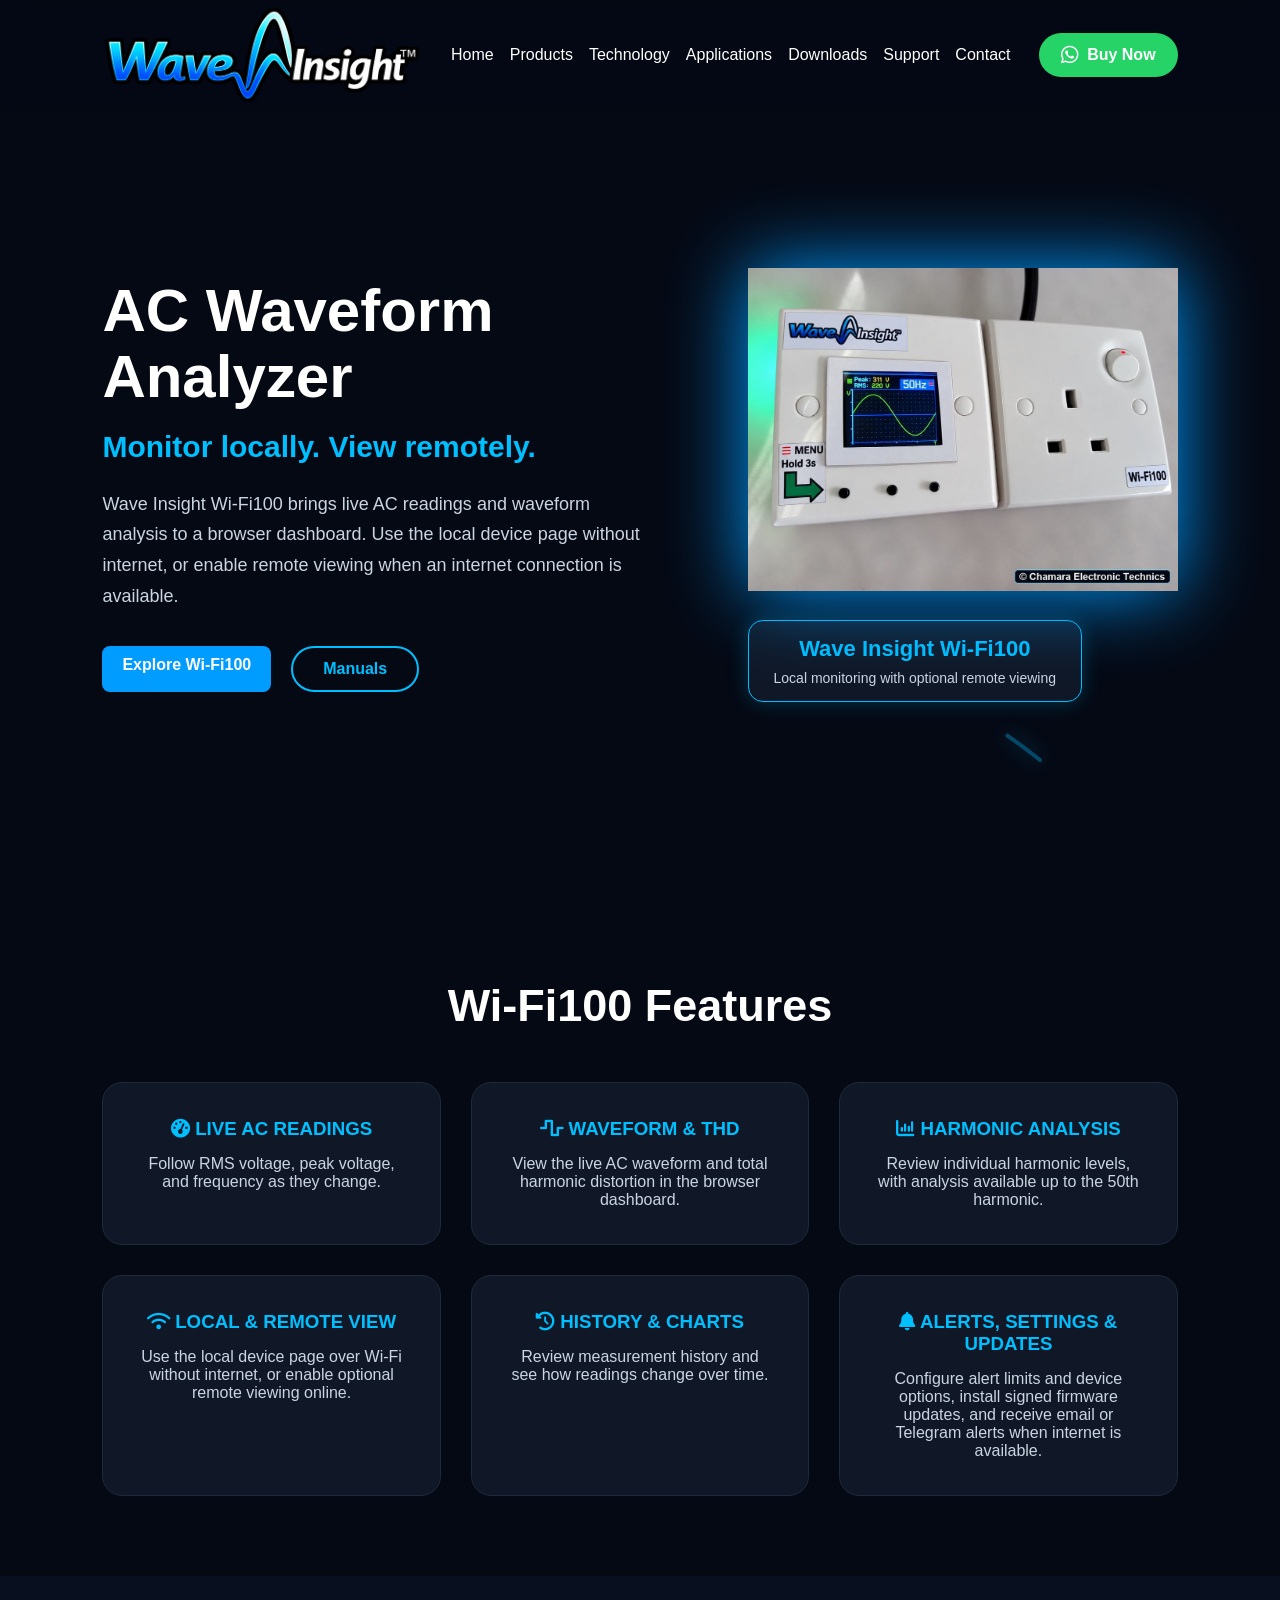
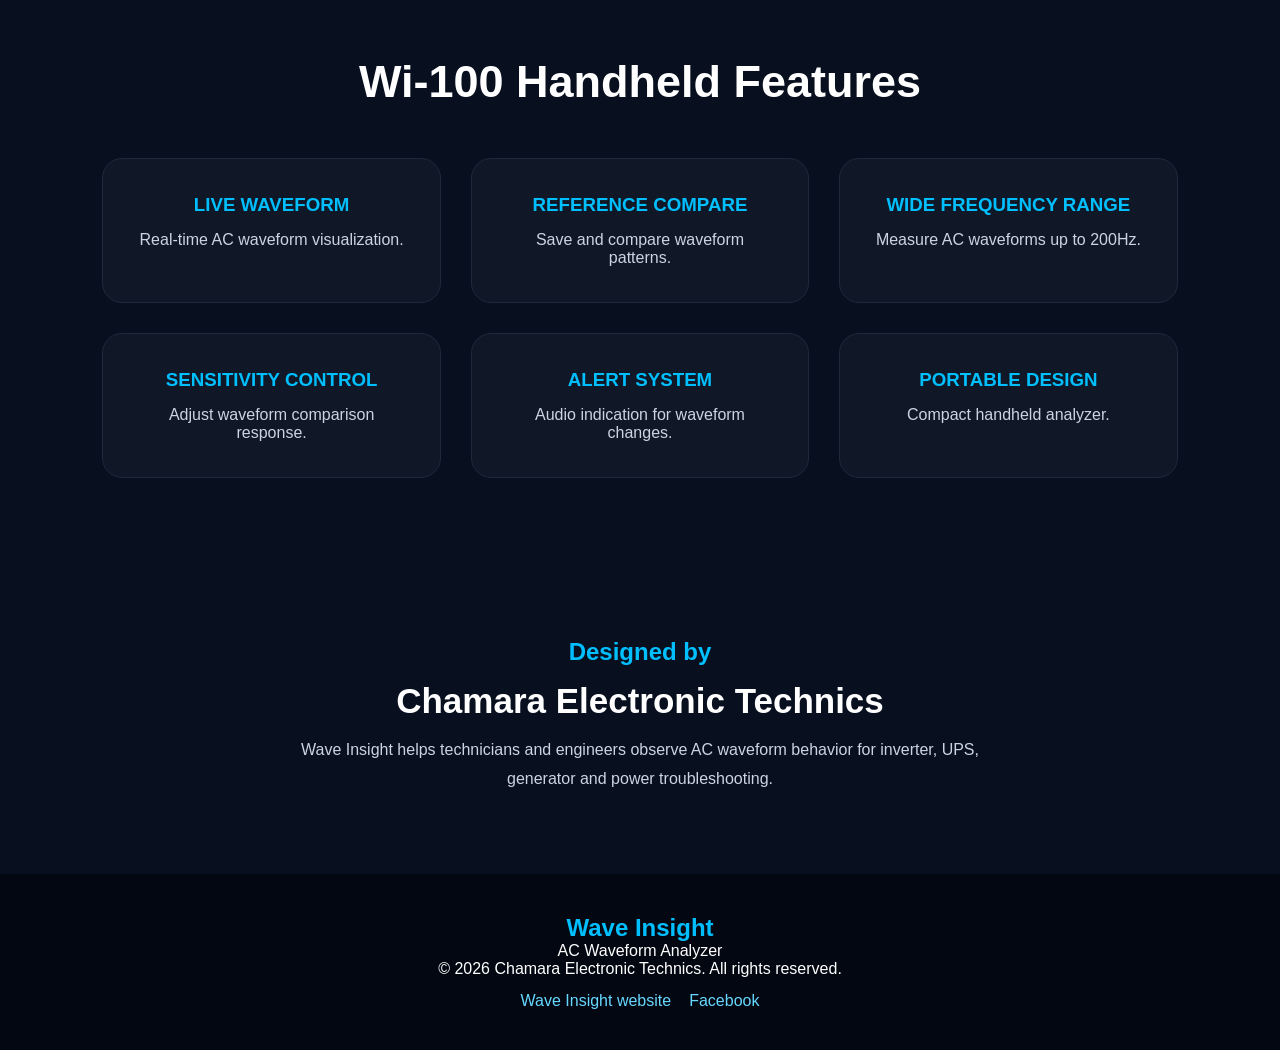
<file: index.html>
<!DOCTYPE html>
<html lang="en">
<head>
<meta charset="UTF-8">
<meta name="viewport" content="width=device-width, initial-scale=1.0">
<meta name="description" content="Explore Wave Insight Wi-Fi100: local and optional remote AC monitoring, live waveform, voltage, frequency, THD, harmonics, charts, and alerts.">

<title>Wave Insight - AC Waveform Analyzer</title>

<link rel="stylesheet" href="style.css">

<link rel="stylesheet"
href="https://cdnjs.cloudflare.com/ajax/libs/font-awesome/6.7.2/css/all.min.css">


</head>

<body>

<header>
    <div class="logo">
        <img src="images/logo-header.png" alt="Wave Insight">
        <span>Wave Insight</span>
    </div>

<div class="menu-toggle" id="menuToggle">
    <i class="fa-solid fa-bars"></i>
</div>

<div class="menu-overlay" id="menuOverlay"></div>

    <nav id="mobileMenu">

<div class="close-menu" id="closeMenu">
    <i class="fa-solid fa-xmark"></i>
</div>

<a href="index.html">Home</a>

<a href="products.html">Products</a>

<a href="technology.html">Technology</a>

<a href="applications.html">Applications</a>

<a href="downloads.html">Downloads</a>

<a href="support.html">Support</a>

<a href="contact.html">Contact</a>

</nav>

    <a href="https://wa.me/94776521833?text=Hello,%20I%20would%20like%20to%20purchase%20the%20Wave%20Insight%20AC%20Waveform%20Analyzer."
class="buy-btn"
target="_blank">

<i class="fa-brands fa-whatsapp"></i>
<span>Buy Now</span>

</a>
</header>


<section class="hero">

<div class="hero-text">

<h1>
AC Waveform<br>
Analyzer
</h1>

<h2>
Monitor locally. View remotely.
</h2>

<p>
Wave Insight Wi-Fi100 brings live AC readings and waveform analysis to a browser dashboard. Use the local device page without internet, or enable remote viewing when an internet connection is available.
</p>


<div class="buttons">

<a href="wifi100.html" class="primary-btn">
Explore Wi-Fi100
</a>

<a href="downloads.html" class="outline">
Manuals
</a>

</div>

</div>


<div class="product">

        <img src="images/web/wifi100-product.jpg" alt="Wave Insight Wi-Fi100 AC waveform analyzer device">


<div class="patent-badge">

<span>Wave Insight Wi-Fi100</span>

<p>
Local monitoring with optional remote viewing
</p>

</div>


</div>

<div class="scope">

<svg viewBox="0 0 800 200">

<path id="signal"
d="M0 100 
C50 20 100 20 150 100
S250 180 300 100
S400 20 450 100
S550 180 600 100
S700 20 800 100" />

</svg>

</div>

</section>



<section class="features">

<h1>Wi-Fi100 Features</h1>


<div class="cards">


<div class="card">
<h3><i class="fa-solid fa-gauge-high" aria-hidden="true"></i> LIVE AC READINGS</h3>
<p>
Follow RMS voltage, peak voltage, and frequency as they change.
</p>
</div>


<div class="card">
<h3><i class="fa-solid fa-wave-square" aria-hidden="true"></i> WAVEFORM &amp; THD</h3>
<p>
View the live AC waveform and total harmonic distortion in the browser dashboard.
</p>
</div>


<div class="card">
<h3><i class="fa-solid fa-chart-column" aria-hidden="true"></i> HARMONIC ANALYSIS</h3>
<p>
Review individual harmonic levels, with analysis available up to the 50th harmonic.
</p>
</div>


<div class="card">
<h3><i class="fa-solid fa-wifi" aria-hidden="true"></i> LOCAL &amp; REMOTE VIEW</h3>
<p>
Use the local device page over Wi-Fi without internet, or enable optional remote viewing online.
</p>
</div>


<div class="card">
<h3><i class="fa-solid fa-clock-rotate-left" aria-hidden="true"></i> HISTORY &amp; CHARTS</h3>
<p>
Review measurement history and see how readings change over time.
</p>
</div>


<div class="card">
<h3><i class="fa-solid fa-bell" aria-hidden="true"></i> ALERTS, SETTINGS &amp; UPDATES</h3>
<p>
Configure alert limits and device options, install signed firmware updates, and receive email or Telegram alerts when internet is available.
</p>
</div>


</div>

</section>


<section class="features legacy-features">

<h1>Wi-100 Handheld Features</h1>

<div class="cards">

<div class="card">
<h3>LIVE WAVEFORM</h3>
<p>Real-time AC waveform visualization.</p>
</div>

<div class="card">
<h3>REFERENCE COMPARE</h3>
<p>Save and compare waveform patterns.</p>
</div>

<div class="card">
<h3>WIDE FREQUENCY RANGE</h3>
<p>Measure AC waveforms up to 200Hz.</p>
</div>

<div class="card">
<h3>SENSITIVITY CONTROL</h3>
<p>Adjust waveform comparison response.</p>
</div>

<div class="card">
<h3>ALERT SYSTEM</h3>
<p>Audio indication for waveform changes.</p>
</div>

<div class="card">
<h3>PORTABLE DESIGN</h3>
<p>Compact handheld analyzer.</p>
</div>

</div>

</section>



<section class="about">

<h1>
Designed by
</h1>

<h2>
Chamara Electronic Technics
</h2>


<p>
Wave Insight helps technicians and engineers
observe AC waveform behavior for inverter,
UPS, generator and power troubleshooting.
</p>


</section>



<footer>

<h2>Wave Insight</h2>

<p>
AC Waveform Analyzer
</p>

<p>© 2026 Chamara Electronic Technics. All rights reserved.</p>
<p class="footer-links">
  <a href="https://chamarasampath.github.io/wave-insight/">Wave Insight website</a>
  <a href="https://web.facebook.com/WaveInsightLK/" target="_blank" rel="noopener noreferrer">Facebook</a>
</p>

</footer>


<script src="script.js"></script>

</body>
</html>
</file>
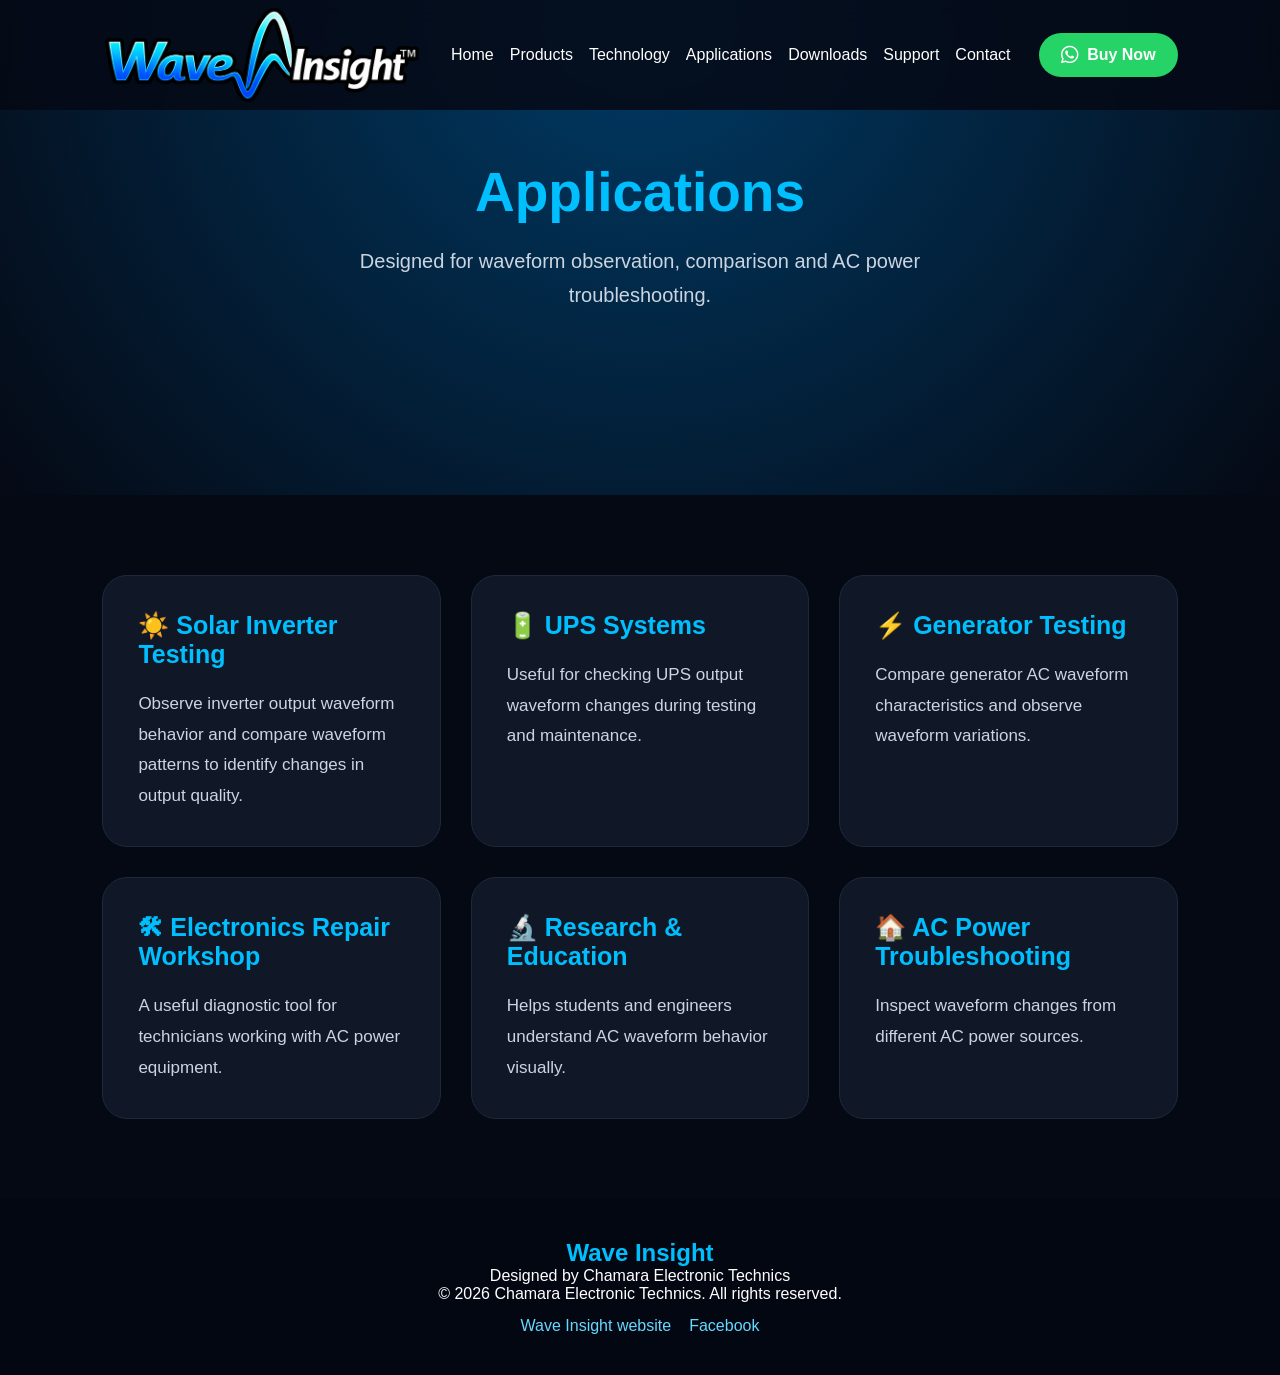
<file: applications.html>
<!DOCTYPE html>
<html lang="en">

<head>

<meta charset="UTF-8">
<meta name="viewport" content="width=device-width, initial-scale=1.0">

<title>Wave Insight - Applications</title>

<link rel="stylesheet" href="style.css">

<link rel="stylesheet"
href="https://cdnjs.cloudflare.com/ajax/libs/font-awesome/6.7.2/css/all.min.css">

</head>


<body>


<header>

<div class="logo">

<img src="images/logo-header.png" alt="Wave Insight">

<span>Wave Insight</span>

</div>

<div class="menu-toggle" id="menuToggle">
    <i class="fa-solid fa-bars"></i>
</div>

<div class="menu-overlay" id="menuOverlay"></div>

<nav id="mobileMenu">

<div class="close-menu" id="closeMenu">
    <i class="fa-solid fa-xmark"></i>
</div>

<a href="index.html">Home</a>

<a href="products.html">Products</a>

<a href="technology.html">Technology</a>

<a href="applications.html">Applications</a>

<a href="downloads.html">Downloads</a>

<a href="support.html">Support</a>

<a href="contact.html">Contact</a>

</nav>


<a href="https://wa.me/94776521833?text=Hello,%20I%20would%20like%20to%20purchase%20the%20Wave%20Insight%20AC%20Waveform%20Analyzer."
class="buy-btn"
target="_blank">

<i class="fa-brands fa-whatsapp"></i>
<span>Buy Now</span>

</a>


</header>





<section class="app-hero">


<h1>
Applications
</h1>


<p>
Designed for waveform observation,
comparison and AC power troubleshooting.
</p>


</section>





<section class="applications">



<div class="app-card">


<h2>
☀️ Solar Inverter Testing
</h2>


<p>

Observe inverter output waveform behavior
and compare waveform patterns to identify
changes in output quality.

</p>


</div>





<div class="app-card">


<h2>
🔋 UPS Systems
</h2>


<p>

Useful for checking UPS output waveform
changes during testing and maintenance.

</p>


</div>





<div class="app-card">


<h2>
⚡ Generator Testing
</h2>


<p>

Compare generator AC waveform characteristics
and observe waveform variations.

</p>


</div>





<div class="app-card">


<h2>
🛠 Electronics Repair Workshop
</h2>


<p>

A useful diagnostic tool for technicians
working with AC power equipment.

</p>


</div>




<div class="app-card">


<h2>
🔬 Research & Education
</h2>


<p>

Helps students and engineers understand
AC waveform behavior visually.

</p>


</div>




<div class="app-card">


<h2>
🏠 AC Power Troubleshooting
</h2>


<p>

Inspect waveform changes from different
AC power sources.

</p>


</div>



</section>





<footer>


<h2>
Wave Insight
</h2>


<p>
Designed by Chamara Electronic Technics
</p>


<p>© 2026 Chamara Electronic Technics. All rights reserved.</p>
<p class="footer-links">
  <a href="https://chamarasampath.github.io/wave-insight/">Wave Insight website</a>
  <a href="https://web.facebook.com/WaveInsightLK/" target="_blank" rel="noopener noreferrer">Facebook</a>
</p>


</footer>

<script src="script.js"></script>

</body>

</html>
</file>
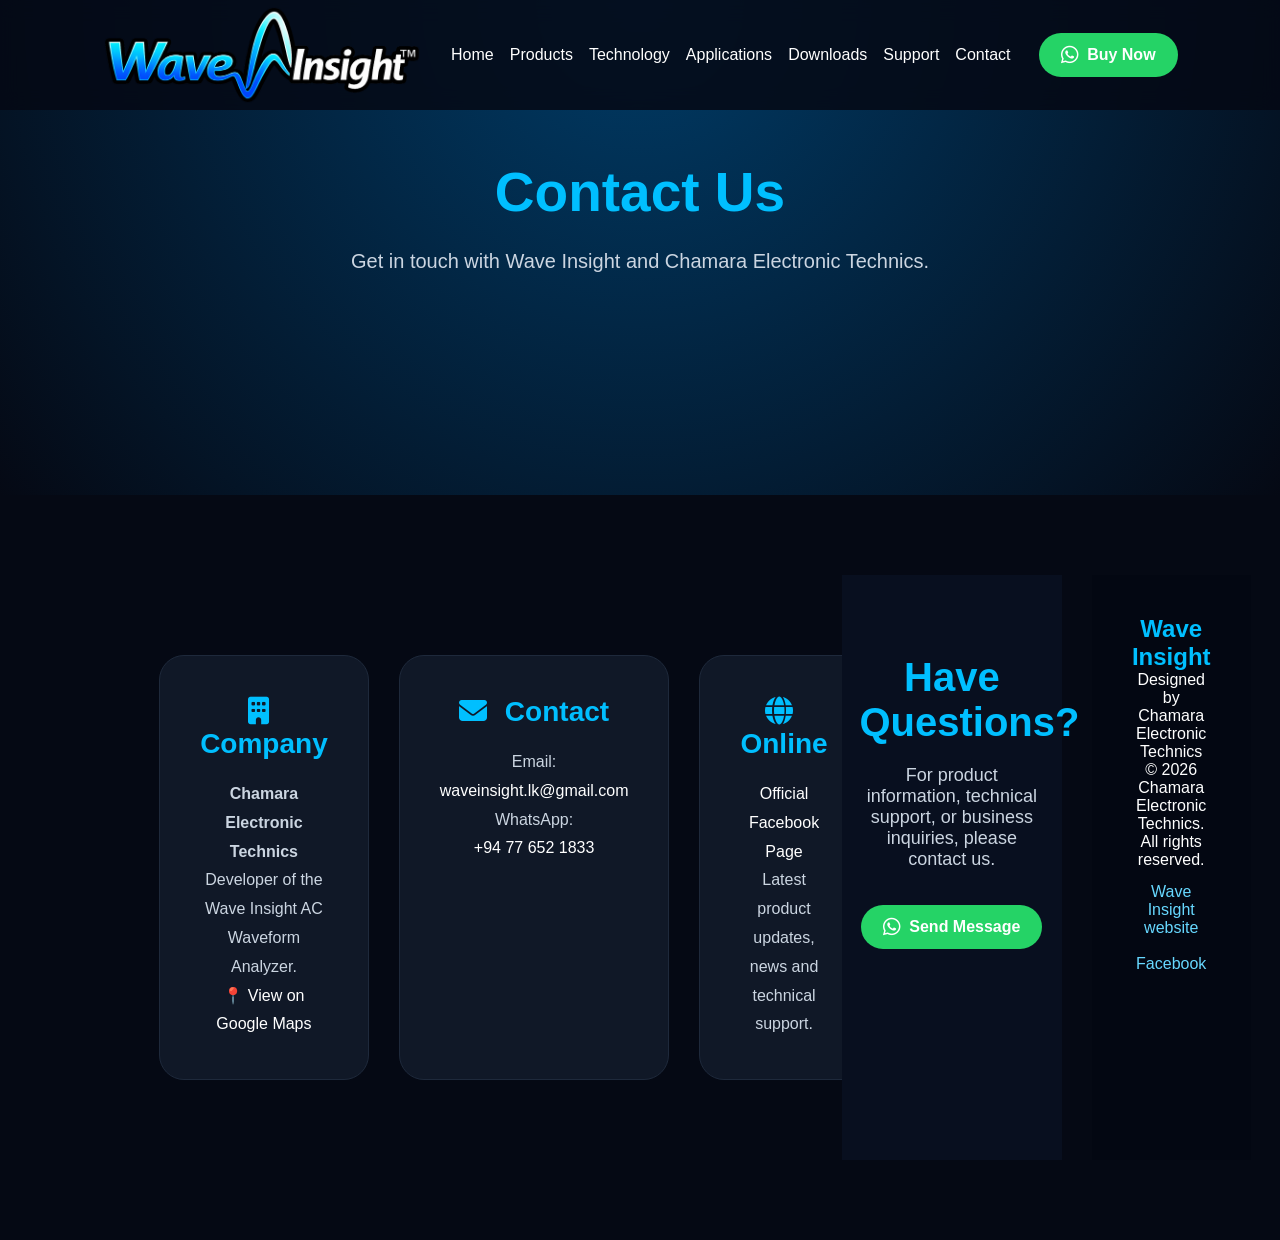
<file: contact.html>
<!DOCTYPE html>
<html lang="en">

<head>

<meta charset="UTF-8">
<meta name="viewport" content="width=device-width, initial-scale=1.0">

<title>Wave Insight - Contact</title>

<link rel="stylesheet" href="style.css">

<link rel="stylesheet"
href="https://cdnjs.cloudflare.com/ajax/libs/font-awesome/6.7.2/css/all.min.css">

</head>


<body>


<header>

<div class="logo">

<img src="images/logo-header.png" alt="Wave Insight">

<span>Wave Insight</span>

</div>

<div class="menu-toggle" id="menuToggle">
    <i class="fa-solid fa-bars"></i>
</div>

<div class="menu-overlay" id="menuOverlay"></div>

<nav id="mobileMenu">

<div class="close-menu" id="closeMenu">
    <i class="fa-solid fa-xmark"></i>
</div>

<a href="index.html">Home</a>

<a href="products.html">Products</a>

<a href="technology.html">Technology</a>

<a href="applications.html">Applications</a>

<a href="downloads.html">Downloads</a>

<a href="support.html">Support</a>

<a href="contact.html">Contact</a>

</nav>


<a href="https://wa.me/94776521833?text=Hello,%20I%20would%20like%20to%20purchase%20the%20Wave%20Insight%20AC%20Waveform%20Analyzer."
class="buy-btn"
target="_blank">

<i class="fa-brands fa-whatsapp"></i>
<span>Buy Now</span>

</a>


</header>







<section class="contact-hero">


<h1>
Contact Us
</h1>


<p>

Get in touch with Wave Insight
and Chamara Electronic Technics.

</p>


</section>





<section class="contact-section">



<section class="contact-section">

<div class="contact-card">

<h2><i class="fa-solid fa-building"></i> Company</h2>

<p><strong>Chamara Electronic Technics</strong></p>

<p>Developer of the Wave Insight AC Waveform Analyzer.</p>

<p>
<a href="https://maps.app.goo.gl/kp8HMGvt4LBhMtQEA" target="_blank">
📍 View on Google Maps
</a>
</p>

</div>


<div class="contact-card">

<h2><i class="fa-solid fa-envelope"></i> Contact</h2>

<p>
Email:
<br>
<a href="mailto:waveinsight.lk@gmail.com">
waveinsight.lk@gmail.com
</a>
</p>

<p>
WhatsApp:
<br>
<a href="https://wa.me/94776521833" target="_blank">
+94 77 652 1833
</a>
</p>

</div>


<div class="contact-card">

<h2><i class="fa-solid fa-globe"></i> Online</h2>

<p>
<a href="https://web.facebook.com/WaveInsightLK/" target="_blank">
Official Facebook Page
</a>
</p>

<p>
Latest product updates,
news and technical support.
</p>

</div>

</section>





<section class="contact-message">


<h1>
Have Questions?
</h1>


<p>

For product information, technical support,
or business inquiries, please contact us.

</p>


<a href="https://wa.me/94776521833?text=Hello,%20I%20have%20a%20question%20about%20the%20Wave%20Insight%20AC%20Waveform%20Analyzer."
class="buy-btn"
target="_blank">

<i class="fa-brands fa-whatsapp"></i>
<span>Send Message</span>

</a>

</section>







<footer>


<h2>
Wave Insight
</h2>


<p>
Designed by Chamara Electronic Technics
</p>


<p>© 2026 Chamara Electronic Technics. All rights reserved.</p>
<p class="footer-links">
  <a href="https://chamarasampath.github.io/wave-insight/">Wave Insight website</a>
  <a href="https://web.facebook.com/WaveInsightLK/" target="_blank" rel="noopener noreferrer">Facebook</a>
</p>


</footer>

<script src="script.js"></script>

</body>

</html>
</file>
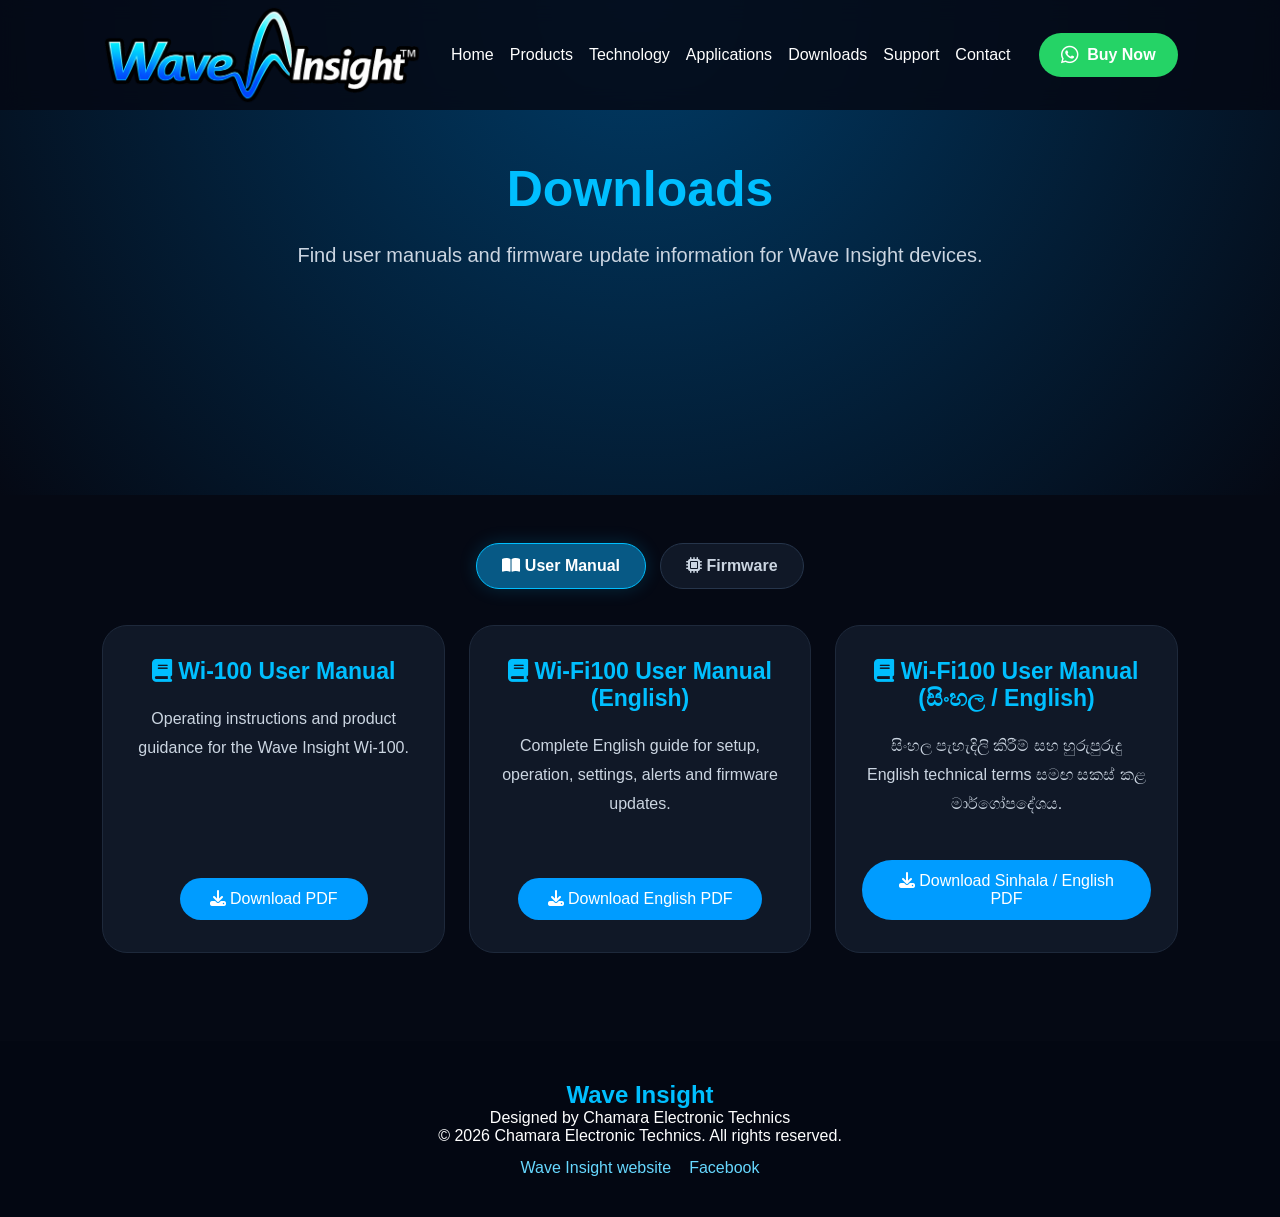
<file: downloads.html>
<!DOCTYPE html>
<html lang="en">
<head>
<meta charset="UTF-8">
<meta name="viewport" content="width=device-width, initial-scale=1.0">
<title>Wave Insight - Downloads</title>
<link rel="stylesheet" href="style.css">
<link rel="stylesheet" href="https://cdnjs.cloudflare.com/ajax/libs/font-awesome/6.7.2/css/all.min.css">
<style>
/* Downloads page tabs and cards */
.downloads { display:block; padding:48px 8% 88px; }
.download-tablist { display:flex; justify-content:center; gap:14px; margin:0 auto 36px; }
.download-tab {
  border:1px solid #26354b; border-radius:999px; padding:13px 25px;
  background:#101827; color:#cbd5e1; font:inherit; font-weight:600; font-size:16px; cursor:pointer;
  transition:background .2s,border-color .2s,color .2s,box-shadow .2s;
}
.download-tab:hover,.download-tab[aria-selected="true"] {
  color:#fff; background:#075985; border-color:#00bfff; box-shadow:0 0 18px rgba(0,191,255,.18);
}
.download-tab:focus-visible { outline:3px solid #67e8f9; outline-offset:3px; }
.download-panel[hidden] { display:none; }
.downloads-grid { display:grid; grid-template-columns:repeat(3,minmax(0,1fr)); gap:24px; }
.download-card { display:flex; flex-direction:column; align-items:center; min-height:280px; padding:32px 26px; }
.download-card h2 { font-size:23px; }
.download-card p { flex:1; }
.download-card .download-btn { margin-top:12px; }
.firmware-card { max-width:760px; margin:0 auto; }
.firmware-card ul { color:#cbd5e1; line-height:1.9; text-align:left; padding-left:22px; margin:0 0 24px; }
.firmware-card .download-btn { margin-top:0; }
.firmware-release-wrap { max-width:1180px; margin:0 auto; }
.firmware-release-wrap > h2 { color:#00bfff; text-align:center; font-size:28px; margin:0 0 10px; }
.firmware-release-intro { color:#cbd5e1; line-height:1.7; text-align:center; max-width:820px; margin:0 auto 24px; }
.firmware-table-wrap { overflow-x:auto; border:1px solid #26354b; border-radius:16px; background:#101827; }
.firmware-table { width:100%; min-width:780px; border-collapse:collapse; text-align:left; }
.firmware-table th,.firmware-table td { padding:16px 18px; border-bottom:1px solid #26354b; vertical-align:top; }
.firmware-table th { color:#67e8f9; background:#111f32; font-size:14px; text-transform:uppercase; letter-spacing:.04em; }
.firmware-table td { color:#dbe5f0; line-height:1.6; }
.firmware-table tbody tr:last-child td { border-bottom:0; }
.firmware-table .release-changes { min-width:280px; white-space:pre-line; }
.firmware-download { display:inline-block; white-space:nowrap; background:#009cff; color:#fff; padding:9px 15px; border-radius:24px; text-decoration:none; }
.firmware-download:hover { box-shadow:0 0 16px rgba(0,156,255,.55); }
.firmware-empty { text-align:center; color:#94a3b8 !important; padding:28px !important; }
.firmware-instructions { max-width:900px; margin:28px auto 0; padding:24px; border:1px solid #26354b; border-radius:16px; background:#101827; color:#cbd5e1; line-height:1.8; }
.firmware-instructions strong { color:#fff; }
.firmware-help-link { display:inline-block; margin-top:12px; color:#67e8f9; }
@media(max-width:900px) {
  .downloads-grid { grid-template-columns:1fr; }
  .download-tablist { gap:10px; }
  .download-tab { padding:12px 20px; }
}
@media(max-width:480px) {
  .download-tablist { width:100%; }
  .download-tab { flex:1; padding:11px 10px; font-size:14px; }
}
</style>
</head>
<body>

<header>
  <div class="logo">
    <img src="images/logo-header.png" alt="Wave Insight">
    <span>Wave Insight</span>
  </div>
  <div class="menu-toggle" id="menuToggle"><i class="fa-solid fa-bars"></i></div>
  <div class="menu-overlay" id="menuOverlay"></div>
  <nav id="mobileMenu">
    <div class="close-menu" id="closeMenu"><i class="fa-solid fa-xmark"></i></div>
    <a href="index.html">Home</a>
    <a href="products.html">Products</a>
    <a href="technology.html">Technology</a>
    <a href="applications.html">Applications</a>
    <a href="downloads.html" aria-current="page">Downloads</a>
    <a href="support.html">Support</a>
    <a href="contact.html">Contact</a>
  </nav>
  <a href="https://wa.me/94776521833?text=Hello,%20I%20would%20like%20to%20purchase%20the%20Wave%20Insight%20AC%20Waveform%20Analyzer."
     class="buy-btn" target="_blank" rel="noopener noreferrer">
    <i class="fa-brands fa-whatsapp"></i><span>Buy Now</span>
  </a>
</header>

<section class="download-hero">
  <h1>Downloads</h1>
  <p>Find user manuals and firmware update information for Wave Insight devices.</p>
</section>

<section class="downloads">
  <div class="download-tablist" role="tablist" aria-label="Download categories">
    <button class="download-tab" id="manuals-tab" type="button" role="tab"
            aria-selected="true" aria-controls="manuals-panel" tabindex="0">
      <i class="fa-solid fa-book-open" aria-hidden="true"></i> User Manual
    </button>
    <button class="download-tab" id="firmware-tab" type="button" role="tab"
            aria-selected="false" aria-controls="firmware-panel" tabindex="-1">
      <i class="fa-solid fa-microchip" aria-hidden="true"></i> Firmware
    </button>
  </div>

  <div class="download-panel" id="manuals-panel" role="tabpanel" aria-labelledby="manuals-tab" tabindex="0">
    <div class="downloads-grid">
      <article class="download-card">
        <h2><i class="fa-solid fa-book" aria-hidden="true"></i> Wi-100 User Manual</h2>
        <p>Operating instructions and product guidance for the Wave Insight Wi-100.</p>
        <a href="documents/Wave_Insight_User_Manual.pdf" class="download-btn" download>
          <i class="fa-solid fa-download" aria-hidden="true"></i> Download PDF
        </a>
      </article>

      <article class="download-card">
        <h2><i class="fa-solid fa-book" aria-hidden="true"></i> Wi-Fi100 User Manual (English)</h2>
        <p>Complete English guide for setup, operation, settings, alerts and firmware updates.</p>
        <a href="documents/Wave_Insight_WiFi100_User_Manual_EN.pdf" class="download-btn" download>
          <i class="fa-solid fa-download" aria-hidden="true"></i> Download English PDF
        </a>
      </article>

      <article class="download-card">
        <h2><i class="fa-solid fa-book" aria-hidden="true"></i> Wi-Fi100 User Manual (සිංහල / English)</h2>
        <p>සිංහල පැහැදිලි කිරීම් සහ හුරුපුරුදු English technical terms සමඟ සකස් කළ මාර්ගෝපදේශය.</p>
        <a href="documents/Wave_Insight_WiFi100_User_Manual_SI_EN.pdf" class="download-btn" download>
          <i class="fa-solid fa-download" aria-hidden="true"></i> Download Sinhala / English PDF
        </a>
      </article>
    </div>
  </div>

  <div class="download-panel" id="firmware-panel" role="tabpanel" aria-labelledby="firmware-tab" tabindex="0" hidden>
    <div class="firmware-release-wrap">
      <h2><i class="fa-solid fa-microchip" aria-hidden="true"></i> Firmware Releases</h2>
      <p class="firmware-release-intro">Check the device model, firmware type (WiFi, System, or Asset/Web), and version before downloading an update. Release notes show what changed in each version.</p>
      <div class="firmware-table-wrap">
        <table class="firmware-table">
          <thead>
            <tr>
              <th scope="col">Device model</th>
              <th scope="col">Firmware type</th>
              <th scope="col">Firmware version</th>
              <th scope="col">Release date</th>
              <th scope="col">Changes</th>
              <th scope="col">Package</th>
            </tr>
          </thead>
          <tbody id="firmwareReleaseRows">
            <tr><td class="firmware-empty" colspan="6">Loading firmware releases…</td></tr>
          </tbody>
        </table>
      </div>
      <div class="firmware-instructions">
        <strong>To install:</strong> open your device's web page, choose <strong>Firmware</strong>, and select the package for the exact model and firmware type. Keep the device powered until <strong>Successfully Updated</strong> appears.
        <br><a href="support.html" class="firmware-help-link"><i class="fa-solid fa-headset" aria-hidden="true"></i> Need help with an update?</a>
      </div>
    </div>
  </div>
</section>

<footer>
  <h2>Wave Insight</h2>
  <p>Designed by Chamara Electronic Technics</p>
  <p>© 2026 Chamara Electronic Technics. All rights reserved.</p>
  <p class="footer-links">
    <a href="https://chamarasampath.github.io/wave-insight/">Wave Insight website</a>
    <a href="https://web.facebook.com/WaveInsightLK/" target="_blank" rel="noopener noreferrer">Facebook</a>
  </p>
</footer>

<script src="script.js"></script>
<script>
(() => {
  const tabs = Array.from(document.querySelectorAll('[role="tab"]'));
  const activate = (selectedTab, moveFocus = false) => {
    tabs.forEach((tab) => {
      const selected = tab === selectedTab;
      tab.setAttribute('aria-selected', String(selected));
      tab.tabIndex = selected ? 0 : -1;
      document.getElementById(tab.getAttribute('aria-controls')).hidden = !selected;
    });
    if (moveFocus) selectedTab.focus();
  };
  tabs.forEach((tab, index) => {
    tab.addEventListener('click', () => activate(tab));
    tab.addEventListener('keydown', (event) => {
      let nextIndex = index;
      if (event.key === 'ArrowRight') nextIndex = (index + 1) % tabs.length;
      else if (event.key === 'ArrowLeft') nextIndex = (index - 1 + tabs.length) % tabs.length;
      else if (event.key === 'Home') nextIndex = 0;
      else if (event.key === 'End') nextIndex = tabs.length - 1;
      else return;
      event.preventDefault();
      activate(tabs[nextIndex], true);
    });
  });
})();
</script>
<script>
(() => {
  const rows = document.getElementById('firmwareReleaseRows');
  const showMessage = (message) => {
    const row = document.createElement('tr');
    const cell = document.createElement('td');
    cell.className = 'firmware-empty';
    cell.colSpan = 6;
    cell.textContent = message;
    row.appendChild(cell);
    rows.replaceChildren(row);
  };
  fetch('firmware/releases.json', { cache: 'no-store' })
    .then((response) => {
      if (!response.ok) throw new Error('Firmware list is unavailable.');
      return response.json();
    })
    .then((releases) => {
      if (!Array.isArray(releases) || releases.length === 0) {
        showMessage('No firmware packages have been published yet.');
        return;
      }
      rows.replaceChildren();
      releases.slice().sort((a, b) => String(b.releaseDate).localeCompare(String(a.releaseDate))).forEach((release) => {
        const row = document.createElement('tr');
        [release.model, release.firmwareType || '—', release.version, release.releaseDate].forEach((value) => {
          const cell = document.createElement('td');
          cell.textContent = value || '—';
          row.appendChild(cell);
        });
        const changes = document.createElement('td');
        changes.className = 'release-changes';
        changes.textContent = release.changes || '—';
        row.appendChild(changes);
        const packageCell = document.createElement('td');
        const fileParts = typeof release.file === 'string' ? release.file.split('/') : [];
        const validLegacyFile = fileParts.length === 2 && fileParts[0] === 'releases'
          && fileParts[1].toLowerCase().endsWith('.bin')
          && !/[\\\u0000-\u001f]/.test(fileParts[1]) && fileParts[1] !== '.' && fileParts[1] !== '..';
        const validTypedFile = fileParts.length === 5 && fileParts[0] === 'releases'
          && ['wifi', 'system', 'asset-web'].includes(fileParts[1].toLowerCase())
          && fileParts.slice(2).every((part) => part && part !== '.' && part !== '..' && !/[\\\u0000-\u001f]/.test(part))
          && fileParts[4].toLowerCase().endsWith('.bin');
        if (validLegacyFile || validTypedFile) {
          const link = document.createElement('a');
          link.className = 'firmware-download';
          link.href = `firmware/${fileParts.map((part) => encodeURIComponent(part)).join('/')}`;
          link.download = fileParts[fileParts.length - 1];
          link.textContent = 'Download';
          packageCell.appendChild(link);
        } else {
          packageCell.textContent = 'Contact support';
        }
        row.appendChild(packageCell);
        rows.appendChild(row);
      });
    })
    .catch(() => showMessage('Firmware list could not be loaded. Please try again later.'));
})();
</script>
</body>
</html>
</file>
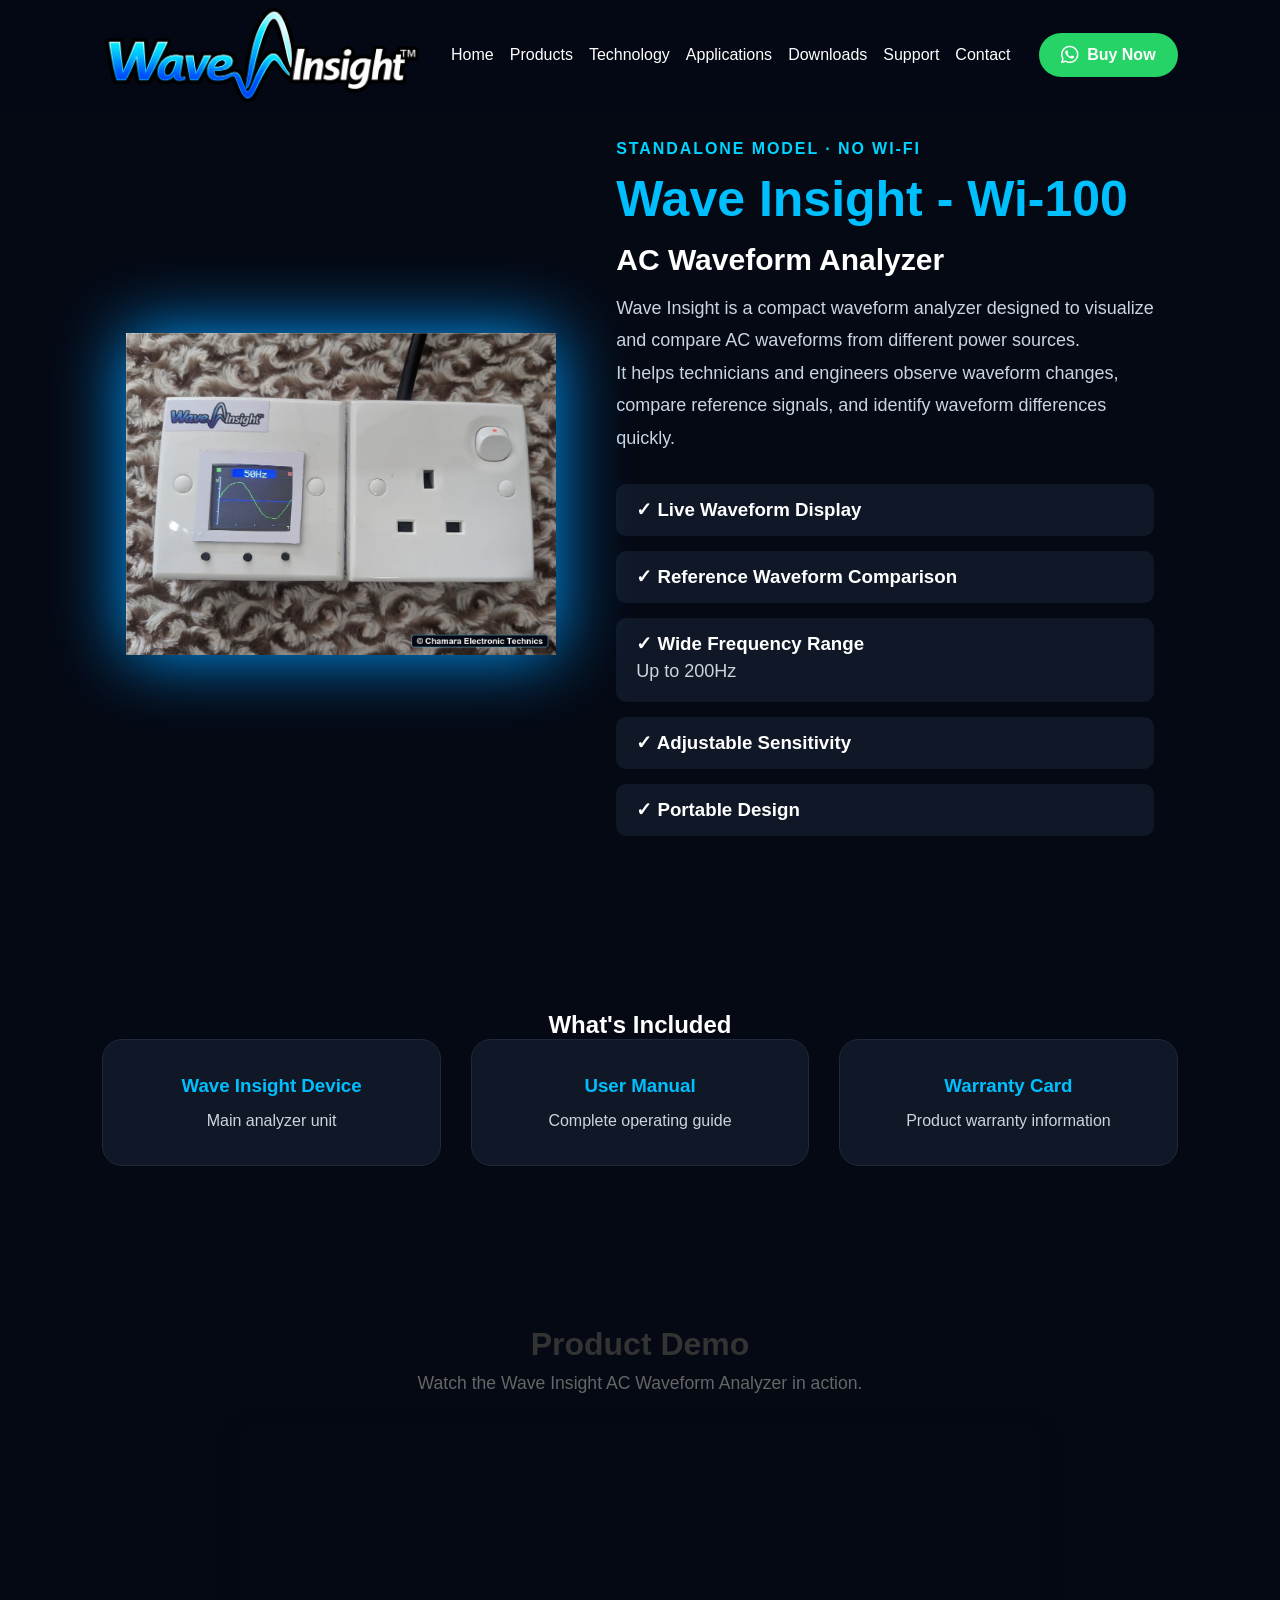
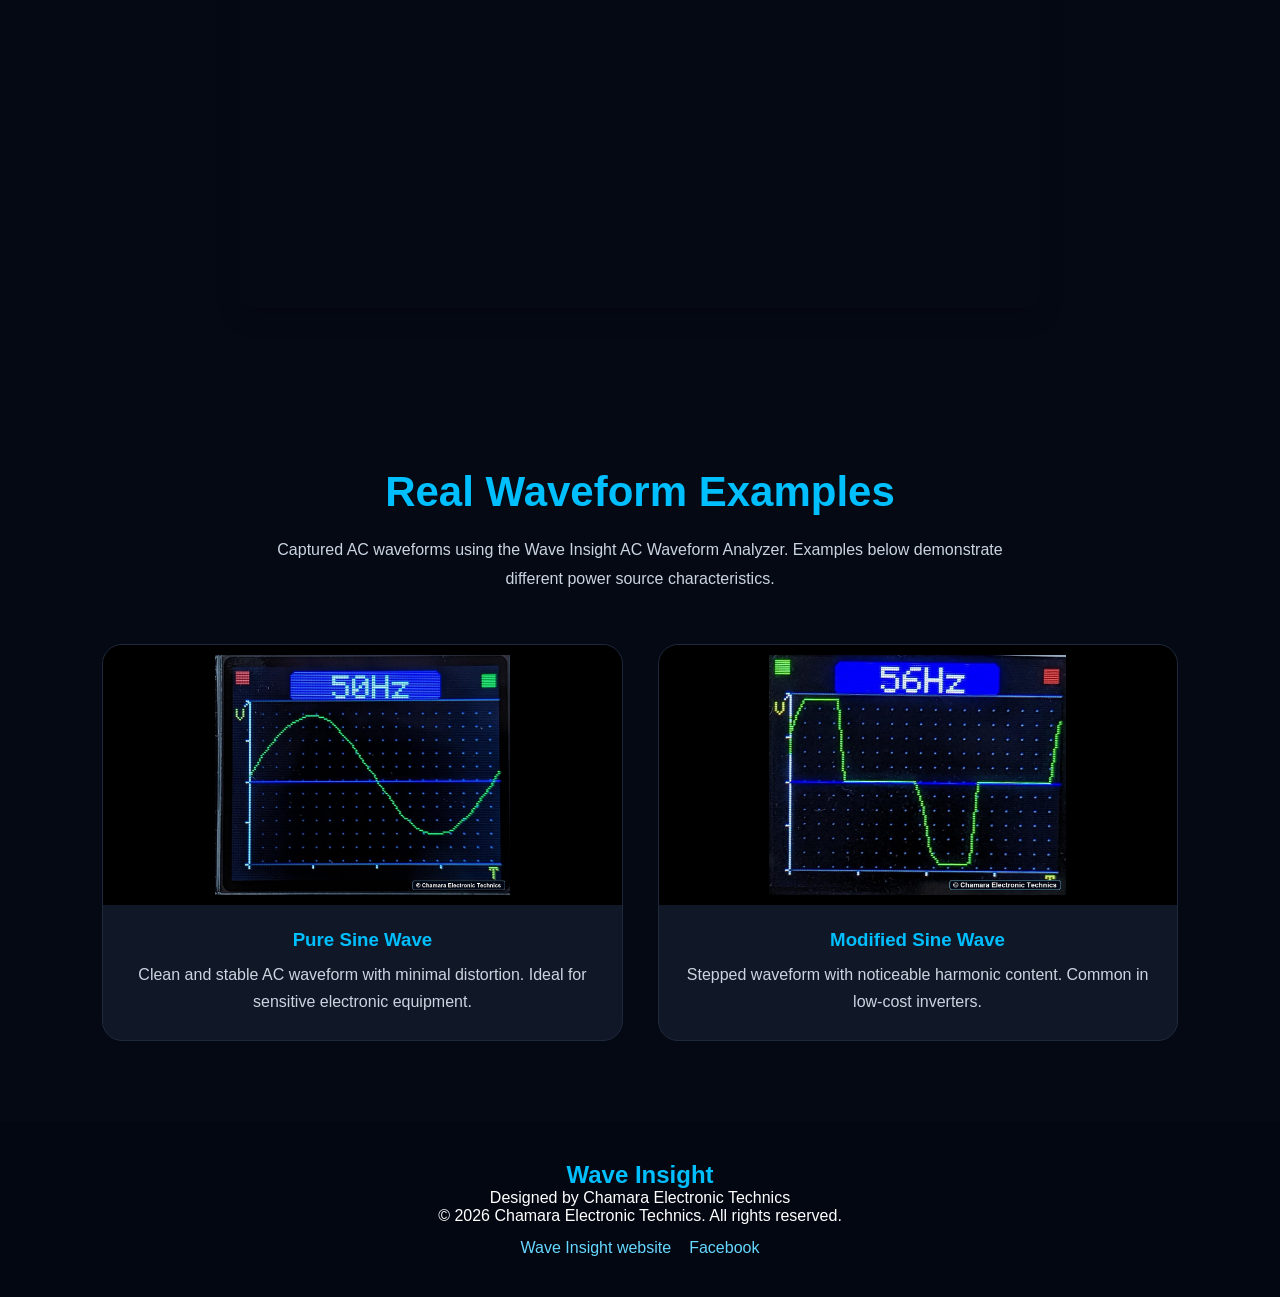
<file: product.html>
<!DOCTYPE html>
<html lang="en">

<head>

<meta charset="UTF-8">
<meta name="viewport" content="width=device-width, initial-scale=1.0">

<title>Wave Insight Wi-100 - Product</title>

<link rel="stylesheet" href="style.css">

<link rel="stylesheet"
href="https://cdnjs.cloudflare.com/ajax/libs/font-awesome/6.7.2/css/all.min.css">

</head>


<body>


<header>

<div class="logo">

<img src="images/logo-header.png" alt="Wave Insight">

<span>Wave Insight </span>

</div>

<div class="menu-toggle" id="menuToggle">
    <i class="fa-solid fa-bars"></i>
</div>

<div class="menu-overlay" id="menuOverlay"></div>

<nav id="mobileMenu">

<div class="close-menu" id="closeMenu">
    <i class="fa-solid fa-xmark"></i>
</div>

<a href="index.html">Home</a>

<a href="products.html">Products</a>

<a href="technology.html">Technology</a>

<a href="applications.html">Applications</a>

<a href="downloads.html">Downloads</a>

<a href="support.html">Support</a>

<a href="contact.html">Contact</a>

</nav>


<a href="https://wa.me/94776521833?text=Hello,%20I%20would%20like%20to%20purchase%20the%20Wave%20Insight%20AC%20Waveform%20Analyzer."
class="buy-btn"
target="_blank">

<i class="fa-brands fa-whatsapp"></i>
<span>Buy Now</span>

</a>

</header>




<section class="product-page">


<div class="product-image">


<img src="images/web/wi100-product.jpg" alt="Wave Insight Wi-100 AC waveform analyzer">


</div>



<div class="product-info">

<span class="catalog-model">Standalone model · no Wi-Fi</span>

<h1>
Wave Insight  - Wi-100
</h1>


<h2>
AC Waveform Analyzer
</h2>


<p>

Wave Insight is a compact waveform analyzer
designed to visualize and compare AC waveforms
from different power sources.

</p>


<p>

It helps technicians and engineers observe
waveform changes, compare reference signals,
and identify waveform differences quickly.

</p>



<div class="product-features">


<div>
<h3>✓ Live Waveform Display</h3>
</div>


<div>
<h3>✓ Reference Waveform Comparison</h3>
</div>


<div>
<h3>✓ Wide Frequency Range</h3>
<p>Up to 200Hz</p>
</div>


<div>
<h3>✓ Adjustable Sensitivity</h3>
</div>


<div>
<h3>✓ Portable Design</h3>
</div>


</div>


</div>


</section>




<section class="included">


<h1>
What's Included
</h1>


<div class="cards">


<div class="card">

<h3>
Wave Insight Device
</h3>

<p>
Main analyzer unit
</p>

</div>



<div class="card">

<h3>
User Manual
</h3>

<p>
Complete operating guide
</p>

</div>



<div class="card">

<h3>
Warranty Card
</h3>

<p>
Product warranty information
</p>

</div>



</div>


</section>

<!-- ===== VIDEO SECTION ===== -->
<section class="video-section">

    <h1>Product Demo</h1>
    <p>Watch the Wave Insight AC Waveform Analyzer in action.</p>

    <div class="video-container">
        <iframe 
            src="https://www.youtube.com/embed/DmD9_nqeYYc"
            title="Wave Insight Product Demo" 
            frameborder="0" 
            allow="accelerometer; autoplay; clipboard-write; encrypted-media; gyroscope; picture-in-picture" 
            allowfullscreen>
        </iframe>
    </div>

</section>
    
<section class="wave-gallery">

<h1>Real Waveform Examples</h1>

<p>
Captured AC waveforms using the Wave Insight AC Waveform Analyzer.
Examples below demonstrate different power source characteristics.
</p>

<div class="wave-grid">

<div class="wave-card">

<img src="images/web/pure-sine.jpg" alt="Pure Sine Wave">

<h3>Pure Sine Wave</h3>

<p>
Clean and stable AC waveform with minimal distortion.
Ideal for sensitive electronic equipment.
</p>

</div>

<div class="wave-card">

<img src="images/web/modified-sine.jpg" alt="Modified Sine Wave">

<h3>Modified Sine Wave</h3>

<p>
Stepped waveform with noticeable harmonic content.
Common in low-cost inverters.
</p>

</div>

</div>

</section>





<footer>


<h2>
Wave Insight
</h2>


<p>
Designed by Chamara Electronic Technics
</p>


<p>© 2026 Chamara Electronic Technics. All rights reserved.</p>
<p class="footer-links">
  <a href="https://chamarasampath.github.io/wave-insight/">Wave Insight website</a>
  <a href="https://web.facebook.com/WaveInsightLK/" target="_blank" rel="noopener noreferrer">Facebook</a>
</p>


</footer>

<script src="script.js"></script>

</body>

</html>
</file>
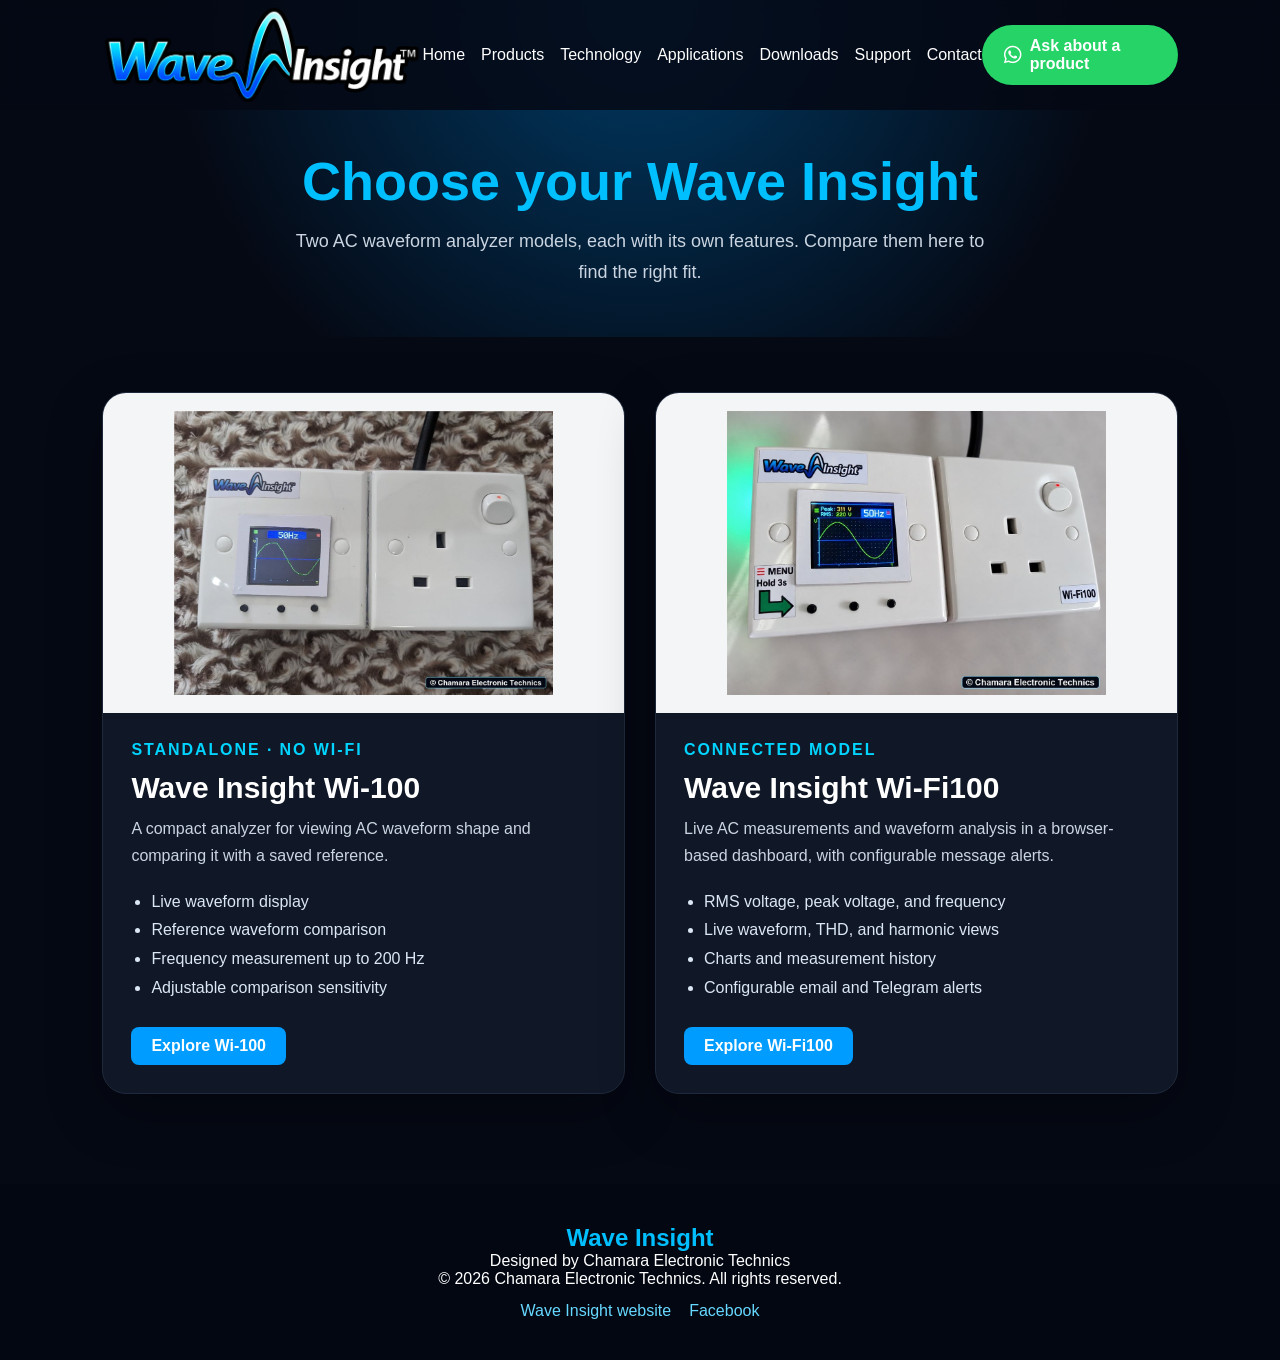
<file: products.html>
<!DOCTYPE html>
<html lang="en">
<head>
<meta charset="UTF-8">
<meta name="viewport" content="width=device-width, initial-scale=1.0">
<meta name="description" content="Compare the Wave Insight Wi-100 and Wi-Fi100 AC waveform analyzers.">
<title>Wave Insight Products</title>
<link rel="stylesheet" href="style.css">
<link rel="stylesheet" href="https://cdnjs.cloudflare.com/ajax/libs/font-awesome/6.7.2/css/all.min.css">
</head>
<body>
<header>
  <div class="logo"><img src="images/logo-header.png" alt="Wave Insight"></div>
  <div class="menu-toggle" id="menuToggle"><i class="fa-solid fa-bars"></i></div>
  <div class="menu-overlay" id="menuOverlay"></div>
  <nav id="mobileMenu">
    <div class="close-menu" id="closeMenu"><i class="fa-solid fa-xmark"></i></div>
    <a href="index.html">Home</a>
    <a href="products.html" aria-current="page">Products</a>
    <a href="technology.html">Technology</a>
    <a href="applications.html">Applications</a>
    <a href="downloads.html">Downloads</a>
    <a href="support.html">Support</a>
    <a href="contact.html">Contact</a>
  </nav>
  <a href="https://wa.me/94776521833?text=Hello,%20I%20would%20like%20to%20ask%20about%20a%20Wave%20Insight%20product."
     class="buy-btn" target="_blank" rel="noopener noreferrer">
    <i class="fa-brands fa-whatsapp"></i><span>Ask about a product</span>
  </a>
</header>

<main>
  <section class="catalog-hero">
    <h1>Choose your Wave Insight</h1>
    <p>Two AC waveform analyzer models, each with its own features. Compare them here to find the right fit.</p>
  </section>

  <section class="catalog-grid" aria-label="Wave Insight product models">
    <article class="catalog-card">
      <img src="images/web/wi100-product.jpg" alt="Wave Insight Wi-100 standalone AC waveform analyzer">
      <div class="catalog-card-content">
        <span class="catalog-model">Standalone · no Wi-Fi</span>
        <h2>Wave Insight Wi-100</h2>
        <p>A compact analyzer for viewing AC waveform shape and comparing it with a saved reference.</p>
        <ul>
          <li>Live waveform display</li>
          <li>Reference waveform comparison</li>
          <li>Frequency measurement up to 200 Hz</li>
          <li>Adjustable comparison sensitivity</li>
        </ul>
        <a href="product.html" class="primary-btn">Explore Wi-100</a>
      </div>
    </article>

    <article class="catalog-card">
      <img src="images/web/wifi100-product.jpg" alt="Wave Insight Wi-Fi100 AC analyzer with live display">
      <div class="catalog-card-content">
        <span class="catalog-model">Connected model</span>
        <h2>Wave Insight Wi-Fi100</h2>
        <p>Live AC measurements and waveform analysis in a browser-based dashboard, with configurable message alerts.</p>
        <ul>
          <li>RMS voltage, peak voltage, and frequency</li>
          <li>Live waveform, THD, and harmonic views</li>
          <li>Charts and measurement history</li>
          <li>Configurable email and Telegram alerts</li>
        </ul>
        <a href="wifi100.html" class="primary-btn">Explore Wi-Fi100</a>
      </div>
    </article>
  </section>
</main>

<footer>
  <h2>Wave Insight</h2>
  <p>Designed by Chamara Electronic Technics</p>
  <p>© 2026 Chamara Electronic Technics. All rights reserved.</p>
  <p class="footer-links">
    <a href="https://chamarasampath.github.io/wave-insight/">Wave Insight website</a>
    <a href="https://web.facebook.com/WaveInsightLK/" target="_blank" rel="noopener noreferrer">Facebook</a>
  </p>
</footer>
<script src="script.js"></script>
</body>
</html>
</file>
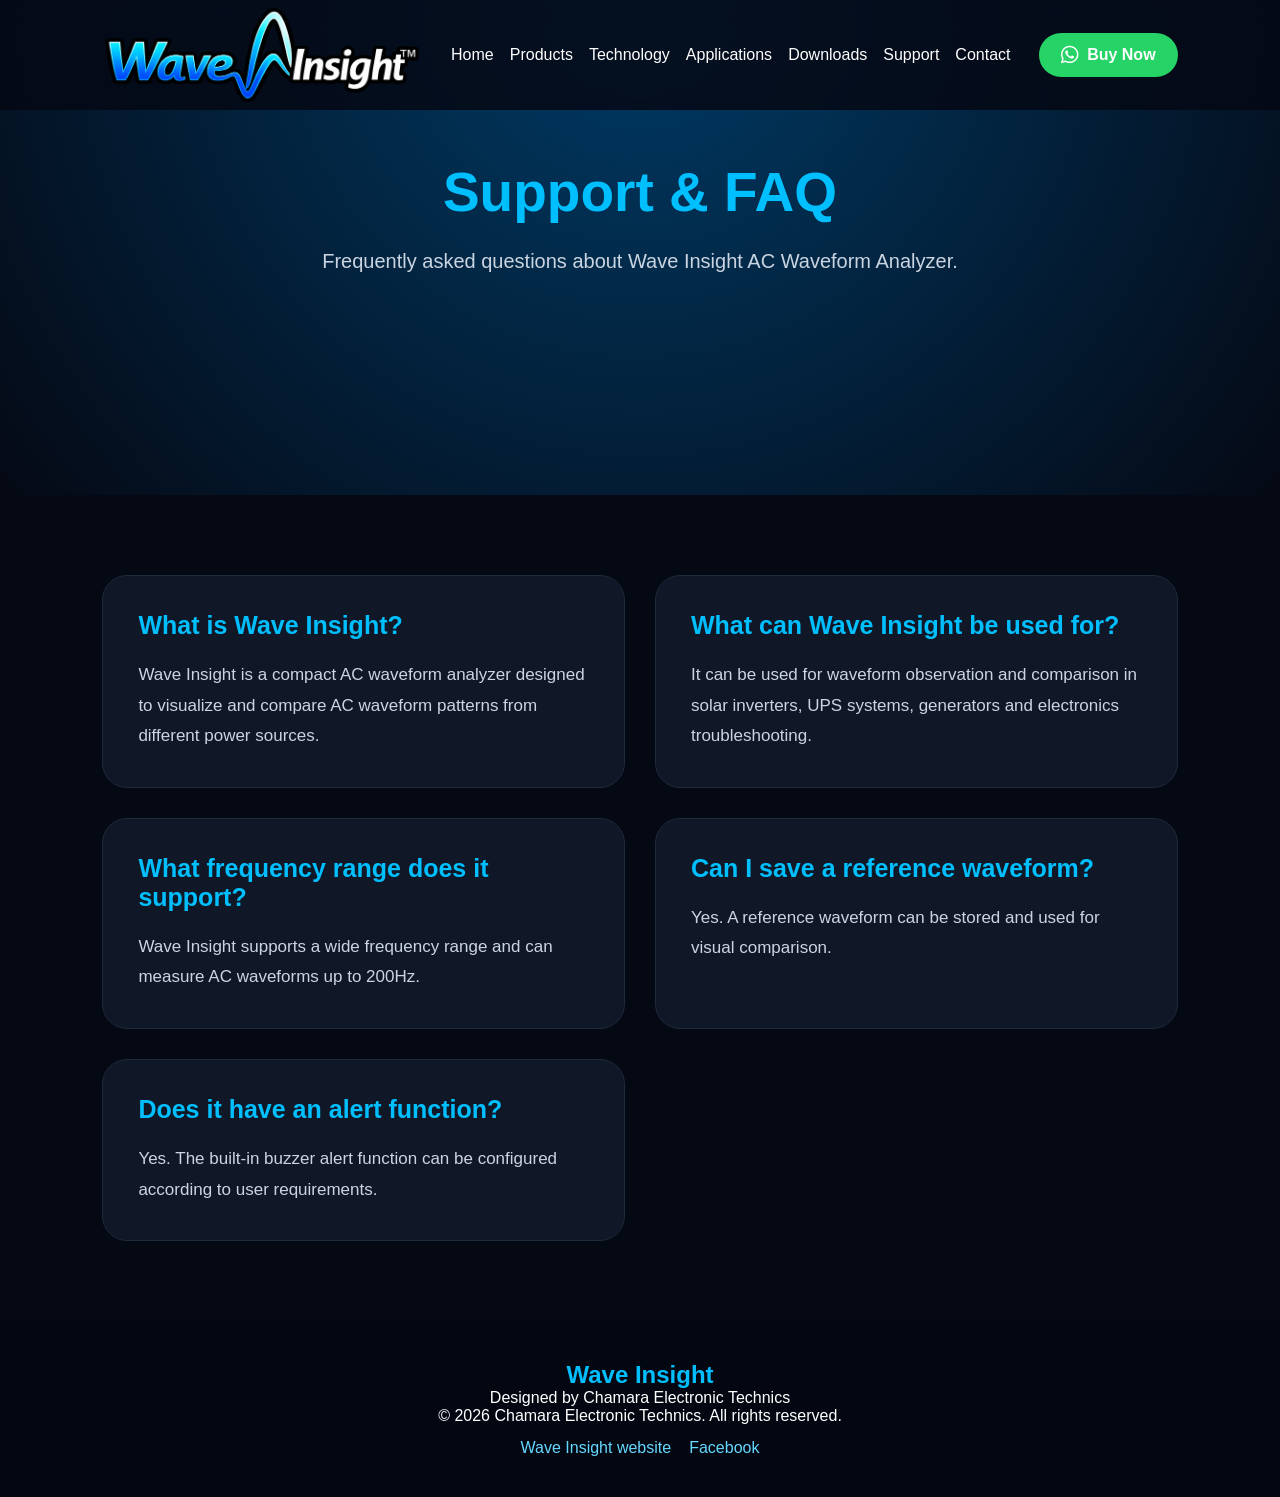
<file: support.html>
<!DOCTYPE html>
<html lang="en">

<head>

<meta charset="UTF-8">
<meta name="viewport" content="width=device-width, initial-scale=1.0">

<title>Wave Insight - Support</title>

<link rel="stylesheet" href="style.css">

<link rel="stylesheet"
href="https://cdnjs.cloudflare.com/ajax/libs/font-awesome/6.7.2/css/all.min.css">

</head>


<body>


<header>

<div class="logo">

<img src="images/logo-header.png" alt="Wave Insight">

<span>Wave Insight</span>

</div>

<div class="menu-toggle" id="menuToggle">
    <i class="fa-solid fa-bars"></i>
</div>

<div class="menu-overlay" id="menuOverlay"></div>

<nav id="mobileMenu">

<div class="close-menu" id="closeMenu">
    <i class="fa-solid fa-xmark"></i>
</div>

<a href="index.html">Home</a>

<a href="products.html">Products</a>

<a href="technology.html">Technology</a>

<a href="applications.html">Applications</a>

<a href="downloads.html">Downloads</a>

<a href="support.html">Support</a>

<a href="contact.html">Contact</a>

</nav>


<a href="https://wa.me/94776521833?text=Hello,%20I%20would%20like%20to%20purchase%20the%20Wave%20Insight%20AC%20Waveform%20Analyzer."
class="buy-btn"
target="_blank">

<i class="fa-brands fa-whatsapp"></i>
<span>Buy Now</span>

</a>

</header>







<section class="support-hero">


<h1>
Support & FAQ
</h1>


<p>

Frequently asked questions about
Wave Insight AC Waveform Analyzer.

</p>


</section>







<section class="faq">



<div class="faq-card">


<h2>
What is Wave Insight?
</h2>


<p>

Wave Insight is a compact AC waveform analyzer
designed to visualize and compare AC waveform
patterns from different power sources.

</p>


</div>





<div class="faq-card">


<h2>
What can Wave Insight be used for?
</h2>


<p>

It can be used for waveform observation and
comparison in solar inverters, UPS systems,
generators and electronics troubleshooting.

</p>


</div>





<div class="faq-card">


<h2>
What frequency range does it support?
</h2>


<p>

Wave Insight supports a wide frequency range
and can measure AC waveforms up to 200Hz.

</p>


</div>





<div class="faq-card">


<h2>
Can I save a reference waveform?
</h2>


<p>

Yes. A reference waveform can be stored and
used for visual comparison.

</p>


</div>





<div class="faq-card">


<h2>
Does it have an alert function?
</h2>


<p>

Yes. The built-in buzzer alert function can be
configured according to user requirements.

</p>


</div>



</section>







<footer>


<h2>
Wave Insight
</h2>


<p>
Designed by Chamara Electronic Technics
</p>


<p>© 2026 Chamara Electronic Technics. All rights reserved.</p>
<p class="footer-links">
  <a href="https://chamarasampath.github.io/wave-insight/">Wave Insight website</a>
  <a href="https://web.facebook.com/WaveInsightLK/" target="_blank" rel="noopener noreferrer">Facebook</a>
</p>


</footer>

<script src="script.js"></script>

</body>

</html>
</file>
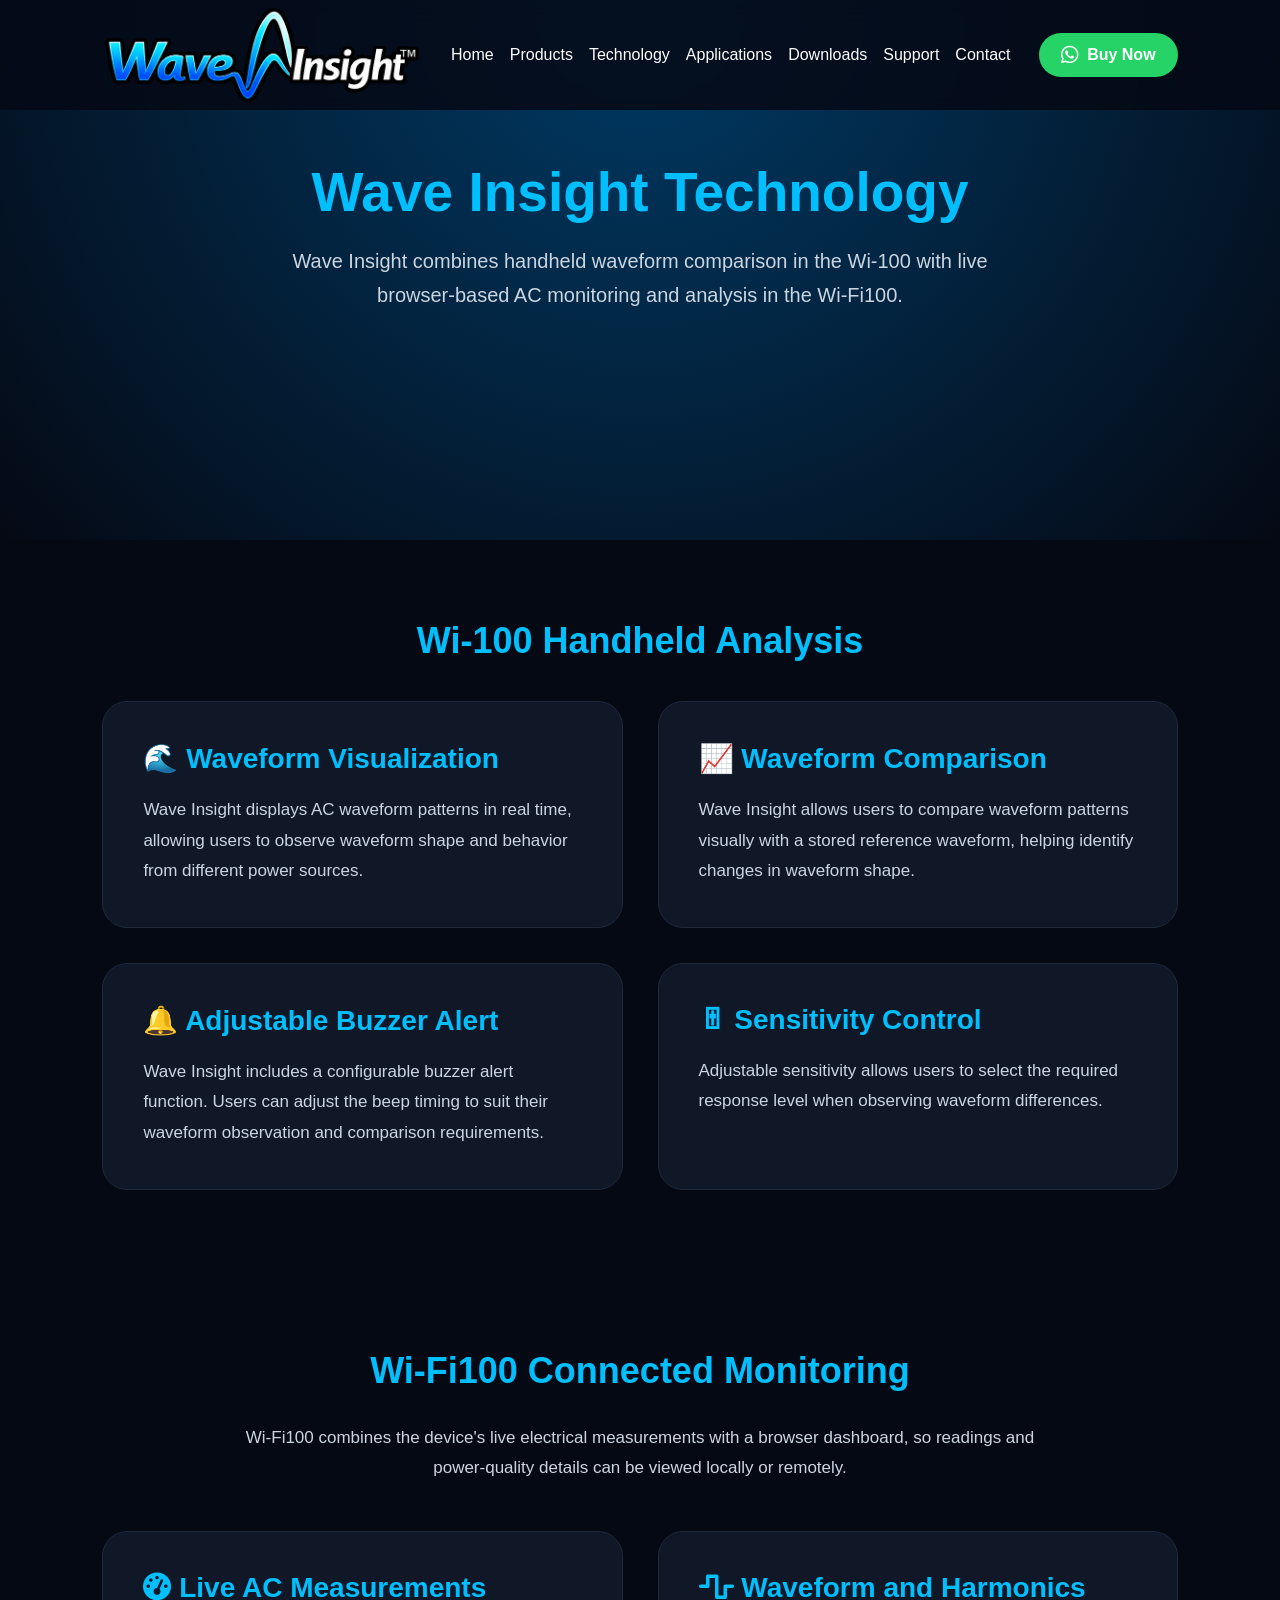
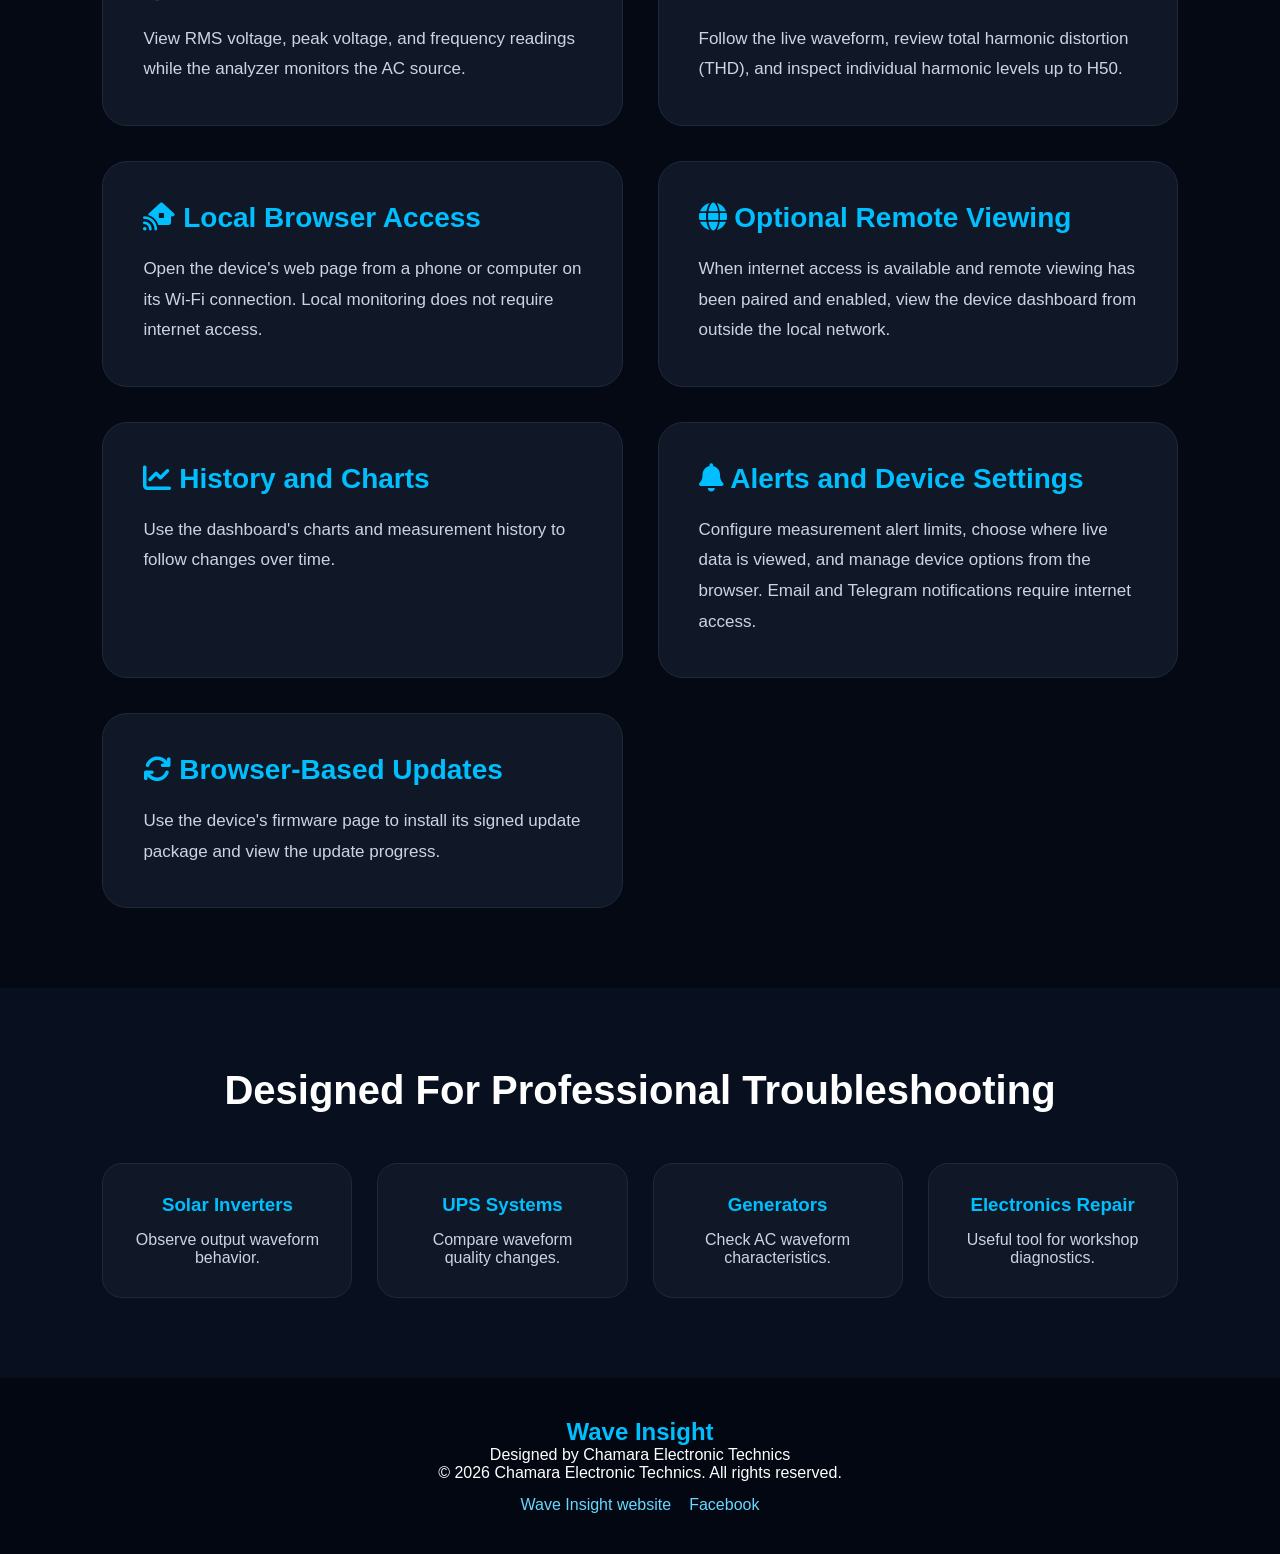
<file: technology.html>
<!DOCTYPE html>
<html lang="en">

<head>

<meta charset="UTF-8">
<meta name="viewport" content="width=device-width, initial-scale=1.0">
<meta name="description" content="Learn about Wi-100 waveform comparison and Wi-Fi100 live AC monitoring, harmonic analysis, local and remote viewing, history, and alerts.">

<title>Wave Insight - Technology</title>

<link rel="stylesheet" href="style.css">

<link rel="stylesheet"
href="https://cdnjs.cloudflare.com/ajax/libs/font-awesome/6.7.2/css/all.min.css">

</head>


<body>


<header>

<div class="logo">

<img src="images/logo-header.png" alt="Wave Insight">

<span>Wave Insight</span>

</div>

<div class="menu-toggle" id="menuToggle">
    <i class="fa-solid fa-bars"></i>
</div>

<div class="menu-overlay" id="menuOverlay"></div>

<nav id="mobileMenu">

<div class="close-menu" id="closeMenu">
    <i class="fa-solid fa-xmark"></i>
</div>

<a href="index.html">Home</a>

<a href="products.html">Products</a>

<a href="technology.html">Technology</a>

<a href="applications.html">Applications</a>

<a href="downloads.html">Downloads</a>

<a href="support.html">Support</a>

<a href="contact.html">Contact</a>

</nav>


<a href="https://wa.me/94776521833?text=Hello,%20I%20would%20like%20to%20purchase%20the%20Wave%20Insight%20AC%20Waveform%20Analyzer."
class="buy-btn"
target="_blank">

<i class="fa-brands fa-whatsapp"></i>
<span>Buy Now</span>

</a>


</header>





<section class="tech-hero">


<h1>
Wave Insight Technology
</h1>


<p>
Wave Insight combines handheld waveform comparison in the Wi-100 with live browser-based AC monitoring and analysis in the Wi-Fi100.
</p>


</section>





<section class="tech-content">

<h2 class="tech-section-heading">Wi-100 Handheld Analysis</h2>


<div class="tech-card">


<h2>
🌊 Waveform Visualization
</h2>


<p>

Wave Insight displays AC waveform patterns
in real time, allowing users to observe waveform
shape and behavior from different power sources.

</p>


</div>





<div class="tech-card">

<h2>
📈 Waveform Comparison
</h2>

<p>

Wave Insight allows users to compare waveform
patterns visually with a stored reference waveform,
helping identify changes in waveform shape.

</p>

</div>




<div class="tech-card">

<h2>
🔔 Adjustable Buzzer Alert
</h2>


<p>

Wave Insight includes a configurable buzzer alert
function. Users can adjust the beep timing to
suit their waveform observation and comparison
requirements.

</p>


</div>




<div class="tech-card">


<h2>
🎚 Sensitivity Control
</h2>


<p>

Adjustable sensitivity allows users to select
the required response level when observing
waveform differences.

</p>


</div>



</section>






<section class="tech-content wifi100-tech-content" aria-labelledby="wifi100-tech-heading">

<h2 class="tech-section-heading" id="wifi100-tech-heading">Wi-Fi100 Connected Monitoring</h2>
<p class="tech-section-intro">
Wi-Fi100 combines the device's live electrical measurements with a browser dashboard, so readings and power-quality details can be viewed locally or remotely.
</p>

<article class="tech-card">
<h2><i class="fa-solid fa-gauge-high" aria-hidden="true"></i> Live AC Measurements</h2>
<p>View RMS voltage, peak voltage, and frequency readings while the analyzer monitors the AC source.</p>
</article>

<article class="tech-card">
<h2><i class="fa-solid fa-wave-square" aria-hidden="true"></i> Waveform and Harmonics</h2>
<p>Follow the live waveform, review total harmonic distortion (THD), and inspect individual harmonic levels up to H50.</p>
</article>

<article class="tech-card">
<h2><i class="fa-solid fa-house-signal" aria-hidden="true"></i> Local Browser Access</h2>
<p>Open the device's web page from a phone or computer on its Wi-Fi connection. Local monitoring does not require internet access.</p>
</article>

<article class="tech-card">
<h2><i class="fa-solid fa-globe" aria-hidden="true"></i> Optional Remote Viewing</h2>
<p>When internet access is available and remote viewing has been paired and enabled, view the device dashboard from outside the local network.</p>
</article>

<article class="tech-card">
<h2><i class="fa-solid fa-chart-line" aria-hidden="true"></i> History and Charts</h2>
<p>Use the dashboard's charts and measurement history to follow changes over time.</p>
</article>

<article class="tech-card">
<h2><i class="fa-solid fa-bell" aria-hidden="true"></i> Alerts and Device Settings</h2>
<p>Configure measurement alert limits, choose where live data is viewed, and manage device options from the browser. Email and Telegram notifications require internet access.</p>
</article>

<article class="tech-card">
<h2><i class="fa-solid fa-arrows-rotate" aria-hidden="true"></i> Browser-Based Updates</h2>
<p>Use the device's firmware page to install its signed update package and view the update progress.</p>
</article>

</section>


<section class="tech-display">


<h1>
Designed For Professional Troubleshooting
</h1>


<div class="tech-grid">


<div>
<h3>Solar Inverters</h3>
<p>
Observe output waveform behavior.
</p>
</div>


<div>
<h3>UPS Systems</h3>
<p>
Compare waveform quality changes.
</p>
</div>


<div>
<h3>Generators</h3>
<p>
Check AC waveform characteristics.
</p>
</div>


<div>
<h3>Electronics Repair</h3>
<p>
Useful tool for workshop diagnostics.
</p>
</div>



</div>


</section>





<footer>


<h2>
Wave Insight
</h2>


<p>
Designed by Chamara Electronic Technics
</p>


<p>© 2026 Chamara Electronic Technics. All rights reserved.</p>
<p class="footer-links">
  <a href="https://chamarasampath.github.io/wave-insight/">Wave Insight website</a>
  <a href="https://web.facebook.com/WaveInsightLK/" target="_blank" rel="noopener noreferrer">Facebook</a>
</p>


</footer>

<script src="script.js"></script>

</body>

</html>
</file>
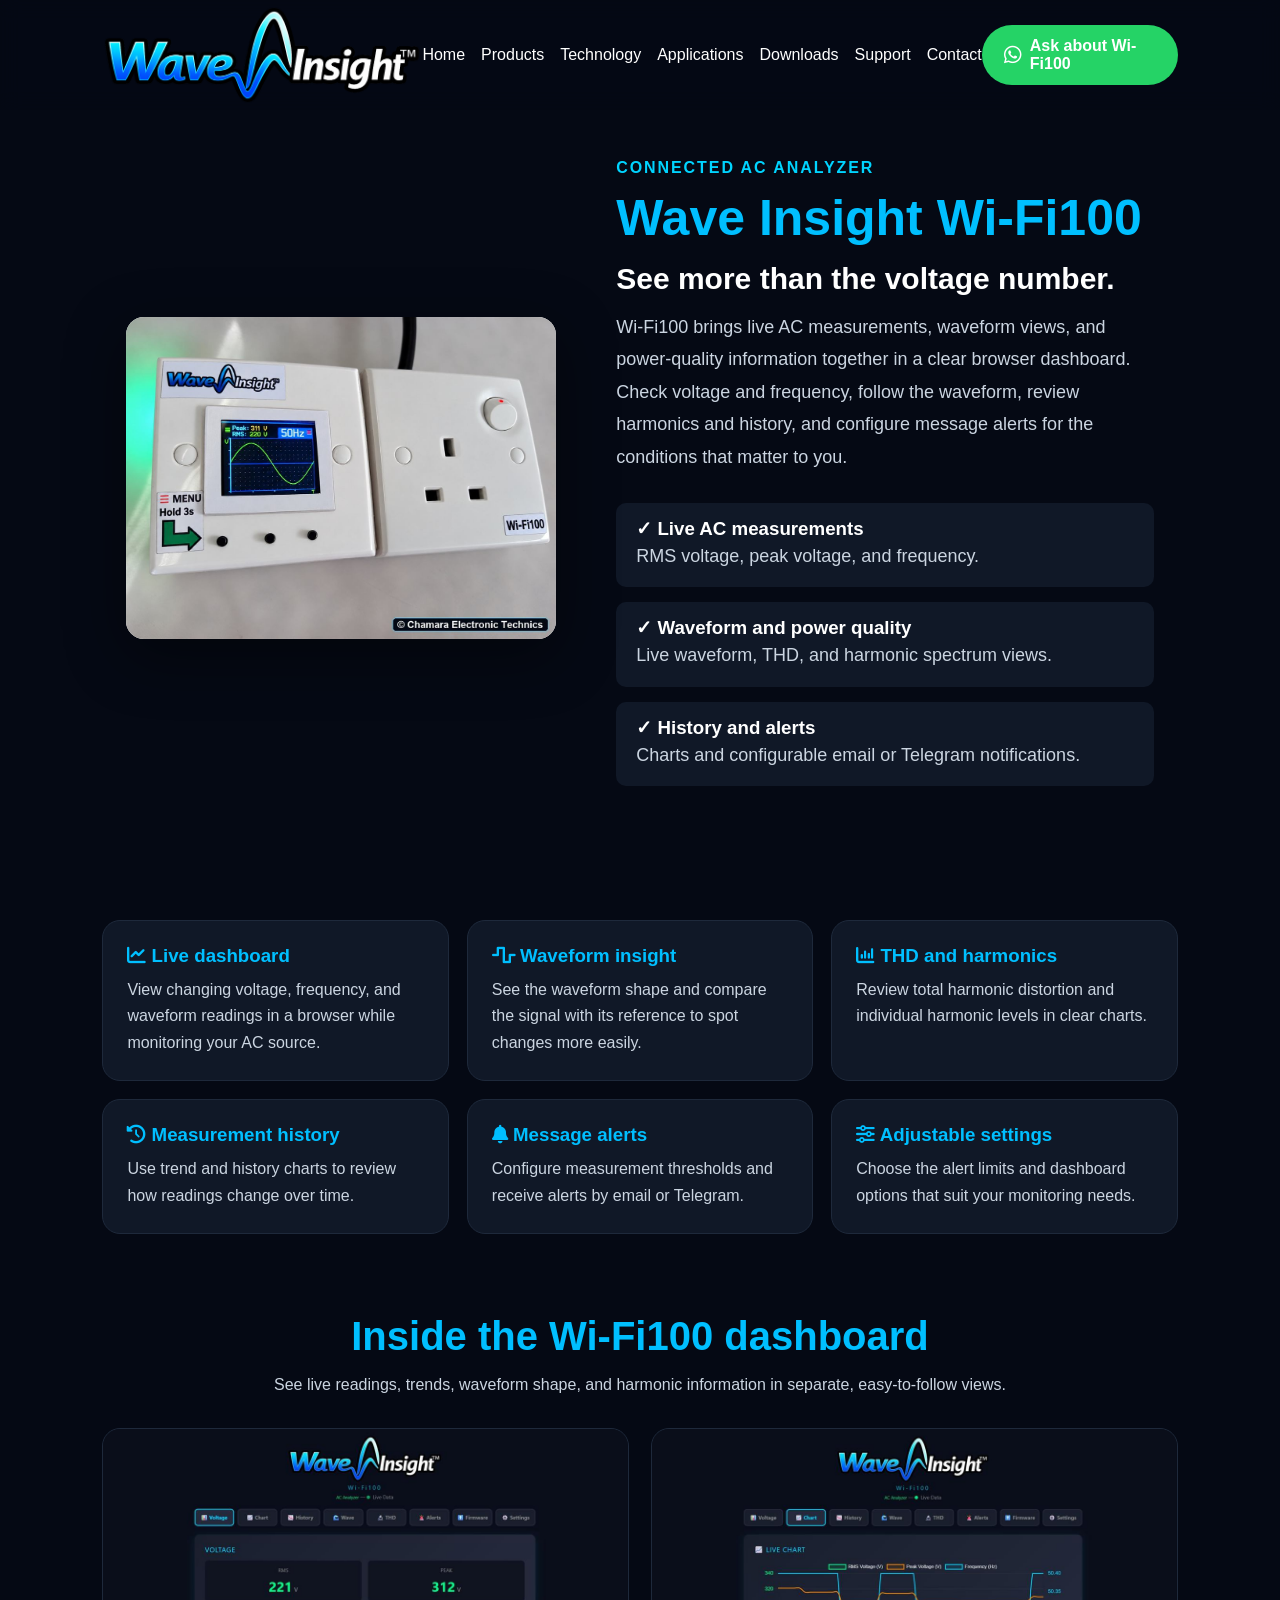
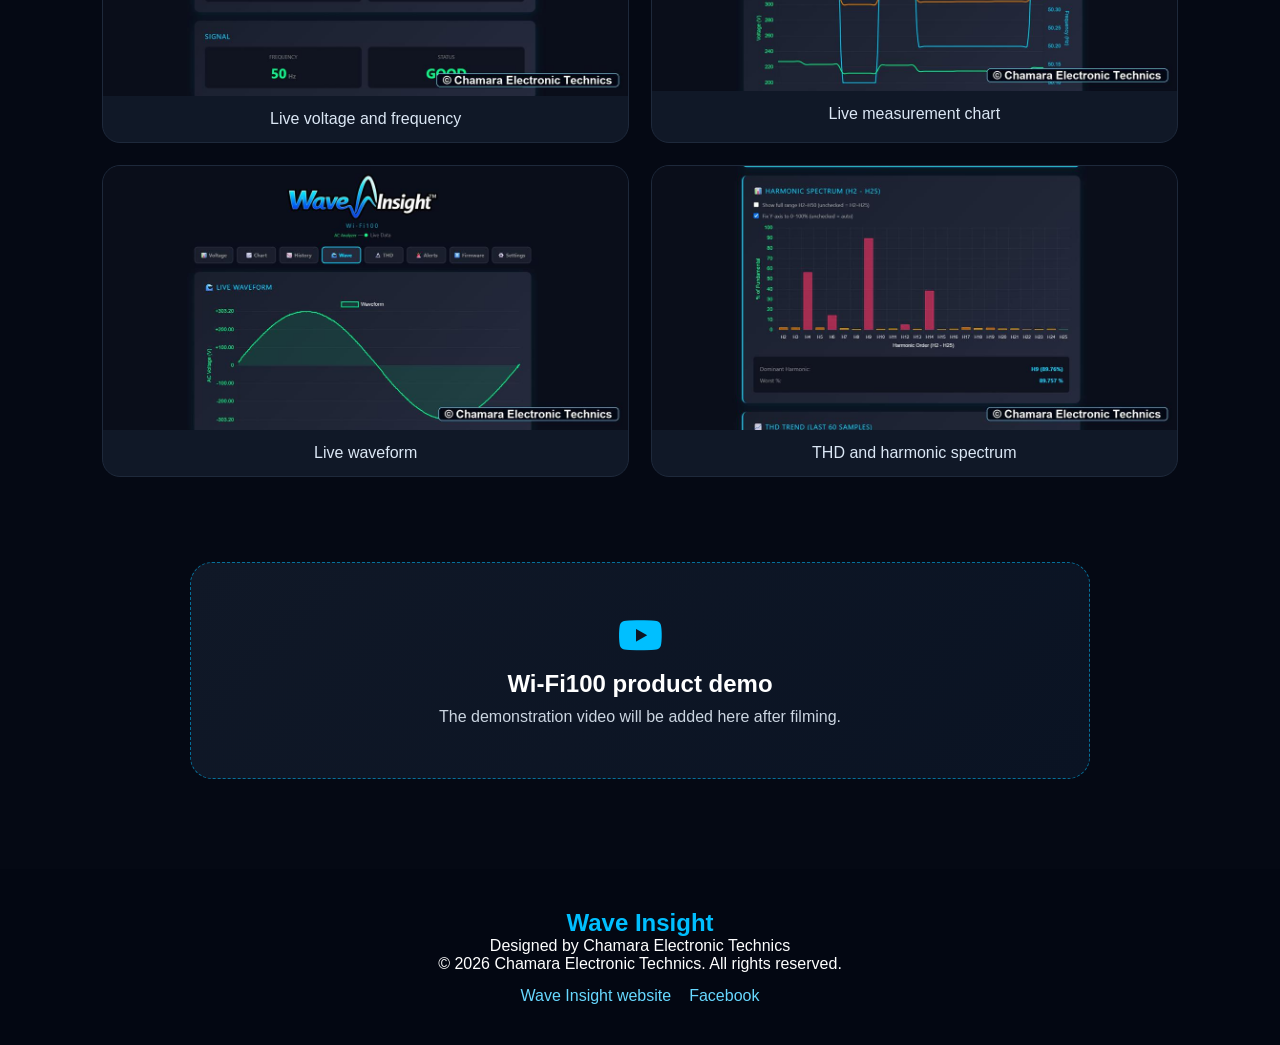
<file: wifi100.html>
<!DOCTYPE html>
<html lang="en">
<head>
<meta charset="UTF-8">
<meta name="viewport" content="width=device-width, initial-scale=1.0">
<meta name="description" content="Meet the Wave Insight Wi-Fi100 AC analyzer with live measurements, waveform and harmonic views, history charts, and configurable alerts.">
<title>Wave Insight Wi-Fi100 - AC Analyzer</title>
<link rel="stylesheet" href="style.css">
<link rel="stylesheet" href="https://cdnjs.cloudflare.com/ajax/libs/font-awesome/6.7.2/css/all.min.css">
</head>
<body>
<header>
  <div class="logo"><img src="images/logo-header.png" alt="Wave Insight"></div>
  <div class="menu-toggle" id="menuToggle"><i class="fa-solid fa-bars"></i></div>
  <div class="menu-overlay" id="menuOverlay"></div>
  <nav id="mobileMenu">
    <div class="close-menu" id="closeMenu"><i class="fa-solid fa-xmark"></i></div>
    <a href="index.html">Home</a>
    <a href="products.html" aria-current="page">Products</a>
    <a href="technology.html">Technology</a>
    <a href="applications.html">Applications</a>
    <a href="downloads.html">Downloads</a>
    <a href="support.html">Support</a>
    <a href="contact.html">Contact</a>
  </nav>
  <a href="https://wa.me/94776521833?text=Hello,%20I%20would%20like%20to%20ask%20about%20the%20Wave%20Insight%20Wi-Fi100."
     class="buy-btn" target="_blank" rel="noopener noreferrer">
    <i class="fa-brands fa-whatsapp"></i><span>Ask about Wi-Fi100</span>
  </a>
</header>

<main>
  <section class="product-page wifi-product-page">
    <div class="product-image">
      <img src="images/web/wifi100-product.jpg" alt="Wave Insight Wi-Fi100 AC analyzer showing a live waveform">
    </div>
    <div class="product-info">
      <span class="catalog-model">Connected AC analyzer</span>
      <h1>Wave Insight Wi-Fi100</h1>
      <h2>See more than the voltage number.</h2>
      <p>Wi-Fi100 brings live AC measurements, waveform views, and power-quality information together in a clear browser dashboard.</p>
      <p>Check voltage and frequency, follow the waveform, review harmonics and history, and configure message alerts for the conditions that matter to you.</p>
      <div class="product-features">
        <div><h3>✓ Live AC measurements</h3><p>RMS voltage, peak voltage, and frequency.</p></div>
        <div><h3>✓ Waveform and power quality</h3><p>Live waveform, THD, and harmonic spectrum views.</p></div>
        <div><h3>✓ History and alerts</h3><p>Charts and configurable email or Telegram notifications.</p></div>
      </div>
    </div>
  </section>

  <section class="wifi-feature-grid" aria-label="Wi-Fi100 features">
    <article class="wifi-feature-card">
      <h3><i class="fa-solid fa-chart-line"></i> Live dashboard</h3>
      <p>View changing voltage, frequency, and waveform readings in a browser while monitoring your AC source.</p>
    </article>
    <article class="wifi-feature-card">
      <h3><i class="fa-solid fa-wave-square"></i> Waveform insight</h3>
      <p>See the waveform shape and compare the signal with its reference to spot changes more easily.</p>
    </article>
    <article class="wifi-feature-card">
      <h3><i class="fa-solid fa-chart-column"></i> THD and harmonics</h3>
      <p>Review total harmonic distortion and individual harmonic levels in clear charts.</p>
    </article>
    <article class="wifi-feature-card">
      <h3><i class="fa-solid fa-clock-rotate-left"></i> Measurement history</h3>
      <p>Use trend and history charts to review how readings change over time.</p>
    </article>
    <article class="wifi-feature-card">
      <h3><i class="fa-solid fa-bell"></i> Message alerts</h3>
      <p>Configure measurement thresholds and receive alerts by email or Telegram.</p>
    </article>
    <article class="wifi-feature-card">
      <h3><i class="fa-solid fa-sliders"></i> Adjustable settings</h3>
      <p>Choose the alert limits and dashboard options that suit your monitoring needs.</p>
    </article>
  </section>

  <section class="dashboard-gallery">
    <div class="dashboard-gallery-heading">
      <h2>Inside the Wi-Fi100 dashboard</h2>
      <p>See live readings, trends, waveform shape, and harmonic information in separate, easy-to-follow views.</p>
    </div>
    <div class="dashboard-grid">
      <figure>
        <img src="images/web/wifi100-dashboard-voltage.jpg" alt="Wi-Fi100 dashboard showing RMS voltage, peak voltage, frequency, and status">
        <figcaption>Live voltage and frequency</figcaption>
      </figure>
      <figure>
        <img src="images/web/wifi100-dashboard-chart.jpg" alt="Wi-Fi100 chart view showing voltage and frequency over time">
        <figcaption>Live measurement chart</figcaption>
      </figure>
      <figure>
        <img src="images/web/wifi100-dashboard-wave.jpg" alt="Wi-Fi100 live AC waveform view with positive and negative voltage">
        <figcaption>Live waveform</figcaption>
      </figure>
      <figure>
        <img src="images/web/wifi100-dashboard-harmonics.jpg" alt="Wi-Fi100 total harmonic distortion and harmonic spectrum views">
        <figcaption>THD and harmonic spectrum</figcaption>
      </figure>
    </div>
  </section>

  <section class="video-placeholder-section">
    <div class="video-placeholder">
      <i class="fa-brands fa-youtube" aria-hidden="true"></i>
      <h2>Wi-Fi100 product demo</h2>
      <p>The demonstration video will be added here after filming.</p>
      <!-- Add the Wi-Fi100 demo video link or embed here when it is ready. -->
    </div>
  </section>
</main>

<footer>
  <h2>Wave Insight</h2>
  <p>Designed by Chamara Electronic Technics</p>
  <p>© 2026 Chamara Electronic Technics. All rights reserved.</p>
  <p class="footer-links">
    <a href="https://chamarasampath.github.io/wave-insight/">Wave Insight website</a>
    <a href="https://web.facebook.com/WaveInsightLK/" target="_blank" rel="noopener noreferrer">Facebook</a>
  </p>
</footer>
<script src="script.js"></script>
</body>
</html>
</file>
<file: style.css>
*{
    margin:0;
    padding:0;
    box-sizing:border-box;
    font-family:Arial, Helvetica, sans-serif;
}


body{

    background:#050914;
    color:white;
    overflow-x:hidden;

}


/* HEADER */

header{

    height:110px;
    width:100%;

    display:flex;
    align-items:center;
    justify-content:space-between;

    padding:0 8%;

    background:rgba(5,9,20,0.85);
    backdrop-filter:blur(10px);

    position:fixed;
    top:0;
    z-index:1000;

}


.logo{

    display:flex;
    align-items:center;
    flex:0 0 320px;
    width:320px;

    font-size:24px;
    font-weight:bold;

}


.logo img{

    display:block;
    width:320px;
    max-width:100%;
    height:auto;
    object-fit:contain;

}

.logo span{

    display:none;

}



@media(max-width:900px){



    .hero{
        flex-direction:column;
        text-align:center;
    }

    .hero-text{
        width:100%;
    }

    .hero-text h1{
        font-size:42px;
    }

    .product{
        width:80%;
        margin-top:40px;
    }

    .cards{
        grid-template-columns:1fr;
    }

}

nav{

    display:flex;

    align-items:center;

    gap:16px;

}

@media (min-width:901px) and (max-width:1250px){

    header{
        padding:0 20px;
    }

    .logo{
        flex-basis:230px;
        width:230px;
    }

    .logo img{
        width:230px;
    }

    nav{
        gap:10px;
    }

    nav a{
        font-size:14px;
    }

}

@media(max-width:480px){

    .logo{
        flex-basis:180px;
        width:180px;
    }

    .logo img{
        width:180px;
    }

}

nav a{

    color:white;
    text-decoration:none;
    font-size:16px;

    transition:.3s;

}


nav a:hover{

    color:#00bfff;

}



button{

    background:#009cff;

    color:white;

    border:none;

    padding:12px 28px;

    border-radius:30px;

    font-size:16px;

    cursor:pointer;

    transition:.3s;

}


button:hover{

    transform:scale(1.05);

    box-shadow:0 0 20px #009cff;

}



/* HERO */

.hero{

    min-height:100vh;

    display:flex;

    align-items:center;

    justify-content:space-between;

    padding:120px 8% 50px;

    position:relative;

    overflow:hidden;

}



.hero-text{

    width:50%;

    z-index:2;

}



.hero-text h1{

    font-size:60px;

    line-height:1.1;

}



.hero-text h2{

    margin-top:20px;

    color:#00bfff;

    font-size:30px;

}


.hero-text p{

    margin-top:25px;

    font-size:18px;

    line-height:1.7;

    color:#cbd5e1;

    max-width:550px;

}



.buttons{

    margin-top:35px;

    display:flex;

    gap:20px;

}


.outline{

    background:transparent;

    border:1px solid #009cff;

}



/* PRODUCT IMAGE */

.product{

    width:40%;

    z-index:2;

}



.product img{

    width:100%;

    filter:drop-shadow(0 0 40px #009cff);

}



/* WAVE BACKGROUND */


.wave{

    position:absolute;

    bottom:50px;

    left:-10%;

    width:120%;

    height:200px;

    border-top:3px solid #00bfff;

    border-radius:50%;

    opacity:.6;

    animation:moveWave 4s infinite linear;

}



@keyframes moveWave{

    0%{

        transform:translateX(0);

    }

    100%{

        transform:translateX(-200px);

    }

}




/* FEATURES */


.features{

    padding:80px 8%;

    text-align:center;

}

.legacy-features{

    background:#080f1f;

}


.features h1{

    font-size:45px;

    margin-bottom:50px;

}



.cards{

    display:grid;

    grid-template-columns:repeat(3,1fr);

    gap:30px;

}



.card{

    background:#101827;

    padding:35px;

    border-radius:20px;

    transition:.3s;

    border:1px solid #1e293b;

}



.card:hover{

    transform:translateY(-10px);

    border-color:#00bfff;

    box-shadow:0 0 25px #004cff55;

}



.card h3{

    color:#00bfff;

    margin-bottom:15px;

}


.card p{

    color:#cbd5e1;

}



/* ABOUT */


.about{

    padding:80px 10%;

    text-align:center;

    background:#080f1f;

}


.about h1{

    color:#00bfff;

}



.about h2{

    font-size:35px;

    margin:15px;

}



.about p{

    max-width:700px;

    margin:auto;

    color:#cbd5e1;

    line-height:1.8;

}




/* FOOTER */


footer{

    text-align:center;

    padding:40px;

    background:#030712;

}



footer h2{

    color:#00bfff;

}

.footer-links{
    display:flex;
    justify-content:center;
    flex-wrap:wrap;
    gap:18px;
    margin-top:14px;
}

.footer-links a{
    color:#67d8ff;
    text-decoration:none;
}

.footer-links a:hover{
    color:#ffffff;
    text-decoration:underline;
}

.catalog-hero{
    padding:150px 8% 50px;
    text-align:center;
    background:radial-gradient(circle at top,#003b66,#050914 65%);
}

.catalog-hero h1{
    color:#00bfff;
    font-size:clamp(36px,5vw,54px);
    margin-bottom:14px;
}

.catalog-hero p{
    max-width:720px;
    margin:0 auto;
    color:#cbd5e1;
    font-size:18px;
    line-height:1.7;
}

.catalog-grid{
    display:grid;
    grid-template-columns:repeat(2,minmax(0,1fr));
    gap:30px;
    padding:55px 8% 90px;
    max-width:1440px;
    margin:auto;
}

.catalog-card{
    overflow:hidden;
    background:#101827;
    border:1px solid #1e293b;
    border-radius:24px;
    box-shadow:0 18px 55px #0005;
}

.catalog-card img{
    display:block;
    width:100%;
    height:320px;
    object-fit:contain;
    background:#f4f5f7;
    padding:18px;
}

.catalog-card-content{
    padding:28px;
}

.catalog-model{
    display:inline-block;
    margin-bottom:12px;
    color:#00d4ff;
    font-weight:700;
    letter-spacing:.12em;
    text-transform:uppercase;
}

.catalog-card h2{
    margin-bottom:10px;
    color:#ffffff;
    font-size:30px;
}

.catalog-card p{
    color:#cbd5e1;
    line-height:1.7;
}

.catalog-card ul{
    margin:18px 0 24px 20px;
    color:#dbe7f5;
    line-height:1.8;
}

.catalog-card .primary-btn,
.catalog-card .outline{
    display:inline-block;
}

.wifi-product-page{
    min-height:auto;
    padding-top:135px;
}

.wifi-product-page .product-image img{
    max-width:560px;
    border-radius:18px;
    background:#f4f5f7;
    filter:drop-shadow(0 16px 30px #0007);
}

.wifi-feature-grid{
    display:grid;
    grid-template-columns:repeat(3,minmax(0,1fr));
    gap:18px;
    padding:20px 8% 80px;
}

.wifi-feature-card{
    padding:24px;
    border:1px solid #1e293b;
    border-radius:18px;
    background:#101827;
}

.wifi-feature-card h3{
    color:#00bfff;
    margin-bottom:10px;
}

.wifi-feature-card p{
    color:#cbd5e1;
    line-height:1.65;
}

.dashboard-gallery{
    padding:0 8% 85px;
}

.dashboard-gallery-heading{
    max-width:760px;
    margin:0 auto 30px;
    text-align:center;
}

.dashboard-gallery-heading h2{
    color:#00bfff;
    font-size:clamp(28px,4vw,40px);
    margin-bottom:12px;
}

.dashboard-gallery-heading p{
    color:#cbd5e1;
    line-height:1.7;
}

.dashboard-grid{
    display:grid;
    grid-template-columns:repeat(2,minmax(0,1fr));
    gap:22px;
    max-width:1440px;
    margin:auto;
}

.dashboard-grid figure{
    overflow:hidden;
    border:1px solid #1e293b;
    border-radius:18px;
    background:#101827;
}

.dashboard-grid img{
    display:block;
    width:100%;
    height:auto;
}

.dashboard-grid figcaption{
    padding:14px 18px;
    color:#dbe7f5;
    text-align:center;
}

.video-placeholder-section{
    padding:0 8% 90px;
    text-align:center;
}

.video-placeholder{
    max-width:900px;
    margin:auto;
    padding:52px 24px;
    border:1px dashed #00bfff88;
    border-radius:22px;
    background:linear-gradient(135deg,#101827,#0a1323);
}

.video-placeholder i{
    color:#00bfff;
    font-size:40px;
    margin-bottom:15px;
}

.video-placeholder h2{
    color:#ffffff;
    margin-bottom:10px;
}

.video-placeholder p{
    color:#cbd5e1;
}

@media(max-width:900px){
    .catalog-grid,
    .wifi-feature-grid,
    .dashboard-grid{
        grid-template-columns:1fr;
    }

    .catalog-card img{
        height:260px;
    }
}



/* MOBILE */


@media(max-width:900px){


header{

    padding:0 5%;

}


nav{

    display:none;

}



.hero{

    flex-direction:column;

    text-align:center;

}


.hero-text{

    width:100%;

}


.hero-text h1{

    font-size:42px;

}


.product{

    width:80%;

    margin-top:40px;

}



.cards{

    grid-template-columns:1fr;

}



}
.scope{

    position:absolute;

    bottom:40px;

    left:0;

    width:100%;

    height:200px;

    opacity:0.35;

}



.scope svg{

    width:100%;

    height:100%;

}



#signal{

    fill:none;

    stroke:#00bfff;

    stroke-width:4;

    stroke-linecap:round;

    filter:
    drop-shadow(0 0 10px #00bfff);


    stroke-dasharray:1000;

    stroke-dashoffset:1000;

    animation:
    drawWave 3s linear infinite;

}



@keyframes drawWave{


0%{

stroke-dashoffset:1000;

}


100%{

stroke-dashoffset:0;

}


}
.product-page{

    min-height:100vh;

    display:flex;

    align-items:center;

    justify-content:center;

    gap:60px;

    padding:140px 8% 80px;

}


.product-image{

    width:40%;

    text-align:center;

}


.product-image img{

    width:100%;

    max-width:450px;

    height:auto;

    object-fit:contain;

    filter:drop-shadow(0 0 35px #009cff);

}



.product-info{

    width:50%;

}


.product-info h1{

    font-size:50px;

    color:#00bfff;

}


.product-info h2{

    font-size:30px;

    margin:15px 0;

}


.product-info p{

    color:#cbd5e1;

    line-height:1.8;

    font-size:18px;

}



.product-features{

    margin-top:30px;

}



.product-features div{

    margin:15px 0;

    background:#101827;

    padding:15px 20px;

    border-radius:10px;

}



.included{

    padding:80px 8%;

    text-align:center;

}




@media(max-width:900px){


.product-page{

    flex-direction:column;

}


.product-image,
.product-info{

    width:100%;

}


.product-image img{

    max-width:300px;

}


}
/* TECHNOLOGY PAGE */


.tech-hero{

    min-height:60vh;

    padding:160px 8% 80px;

    text-align:center;

    background:
    radial-gradient(circle at top,#003b66,#050914);

}



.tech-hero h1{

    font-size:55px;

    color:#00bfff;

    margin-bottom:20px;

}



.tech-hero p{

    font-size:20px;

    color:#cbd5e1;

    max-width:700px;

    margin:auto;

    line-height:1.7;

}




.tech-content{

    padding:80px 8%;

    display:grid;

    grid-template-columns:repeat(2,1fr);

    gap:35px;

}

.tech-section-heading{

    grid-column:1 / -1;

    margin:0 0 4px;

    color:#00bfff;

    font-size:36px;

    text-align:center;

}

.tech-section-intro{

    grid-column:1 / -1;

    max-width:820px;

    margin:-8px auto 12px;

    color:#cbd5e1;

    font-size:17px;

    line-height:1.8;

    text-align:center;

}




.tech-card{

    background:#101827;

    border:1px solid #1e293b;

    padding:40px;

    border-radius:25px;

    transition:.4s;

}



.tech-card:hover{

    transform:translateY(-10px);

    border-color:#00bfff;

    box-shadow:
    0 0 30px rgba(0,191,255,0.3);

}



.tech-card h2{

    color:#00bfff;

    margin-bottom:20px;

    font-size:28px;

}



.tech-card p{

    color:#cbd5e1;

    line-height:1.8;

    font-size:17px;

}




.tech-display{

    padding:80px 8%;

    text-align:center;

    background:#080f1f;

}



.tech-display h1{

    font-size:40px;

    margin-bottom:50px;

}



.tech-grid{

    display:grid;

    grid-template-columns:repeat(4,1fr);

    gap:25px;

}



.tech-grid div{

    background:#101827;

    padding:30px;

    border-radius:20px;

    border:1px solid #1e293b;

}



.tech-grid h3{

    color:#00bfff;

    margin-bottom:15px;

}



.tech-grid p{

    color:#cbd5e1;

}




@media(max-width:900px){


.tech-content{

    grid-template-columns:1fr;

}



.tech-grid{

    grid-template-columns:1fr;

}



.tech-hero h1{

    font-size:40px;

}

.tech-section-heading{

    font-size:30px;

}


}
/* APPLICATIONS PAGE */


.app-hero{

    min-height:55vh;

    padding:160px 8% 80px;

    text-align:center;

    background:
    radial-gradient(circle at top,#003b66,#050914);

}



.app-hero h1{

    font-size:55px;

    color:#00bfff;

    margin-bottom:20px;

}



.app-hero p{

    color:#cbd5e1;

    font-size:20px;

    max-width:700px;

    margin:auto;

    line-height:1.7;

}




.applications{

    padding:80px 8%;

    display:grid;

    grid-template-columns:repeat(3,1fr);

    gap:30px;

}




.app-card{

    background:#101827;

    padding:35px;

    border-radius:25px;

    border:1px solid #1e293b;

    transition:.4s;

}




.app-card:hover{

    transform:translateY(-10px);

    border-color:#00bfff;

    box-shadow:
    0 0 30px rgba(0,191,255,0.3);

}




.app-card h2{

    color:#00bfff;

    font-size:25px;

    margin-bottom:20px;

}




.app-card p{

    color:#cbd5e1;

    line-height:1.8;

    font-size:17px;

}





@media(max-width:900px){


.applications{

    grid-template-columns:1fr;

}


.app-hero h1{

    font-size:40px;

}


}
/* DOWNLOADS PAGE */


.download-hero{

    min-height:55vh;

    padding:160px 8% 80px;

    text-align:center;

    background:
    radial-gradient(circle at top,#003b66,#050914);

}



.download-hero h1{

    font-size:50px;

    color:#00bfff;

    margin-bottom:20px;

}



.download-hero p{

    color:#cbd5e1;

    font-size:20px;

    max-width:700px;

    margin:auto;

    line-height:1.7;

}





.downloads{

    padding:80px 8%;

    display:grid;

    grid-template-columns:repeat(3,1fr);

    gap:35px;

}





.download-card{

    background:#101827;

    padding:40px;

    border-radius:25px;

    border:1px solid #1e293b;

    text-align:center;

    transition:.4s;

}





.download-card:hover{

    transform:translateY(-10px);

    border-color:#00bfff;

    box-shadow:
    0 0 30px rgba(0,191,255,0.3);

}





.download-card h2{

    color:#00bfff;

    margin-bottom:20px;

    font-size:28px;

}




.download-card p{

    color:#cbd5e1;

    line-height:1.8;

    margin-bottom:30px;

}





.download-btn{

    display:inline-block;

    background:#009cff;

    color:white;

    padding:12px 30px;

    border-radius:30px;

    text-decoration:none;

    transition:.3s;

}





.download-btn:hover{

    box-shadow:0 0 20px #009cff;

    transform:scale(1.05);

}





@media(max-width:900px){


.downloads{

    grid-template-columns:1fr;

}


.download-hero h1{

    font-size:38px;

}


}
/* SUPPORT PAGE */


.support-hero{

    min-height:55vh;

    padding:160px 8% 80px;

    text-align:center;

    background:
    radial-gradient(circle at top,#003b66,#050914);

}



.support-hero h1{

    font-size:55px;

    color:#00bfff;

    margin-bottom:20px;

}



.support-hero p{

    color:#cbd5e1;

    font-size:20px;

    max-width:700px;

    margin:auto;

    line-height:1.7;

}




.faq{

    padding:80px 8%;

    display:grid;

    grid-template-columns:repeat(2,1fr);

    gap:30px;

}





.faq-card{

    background:#101827;

    padding:35px;

    border-radius:25px;

    border:1px solid #1e293b;

    transition:.4s;

}





.faq-card:hover{

    transform:translateY(-8px);

    border-color:#00bfff;

    box-shadow:
    0 0 25px rgba(0,191,255,0.3);

}





.faq-card h2{

    color:#00bfff;

    font-size:25px;

    margin-bottom:20px;

}





.faq-card p{

    color:#cbd5e1;

    line-height:1.8;

    font-size:17px;

}





@media(max-width:900px){


.faq{

    grid-template-columns:1fr;

}



.support-hero h1{

    font-size:40px;

}


}
/* CONTACT PAGE */


.contact-hero{

    min-height:55vh;

    padding:160px 8% 80px;

    text-align:center;

    background:
    radial-gradient(circle at top,#003b66,#050914);

}



.contact-hero h1{

    font-size:55px;

    color:#00bfff;

    margin-bottom:20px;

}



.contact-hero p{

    color:#cbd5e1;

    font-size:20px;

    max-width:700px;

    margin:auto;

    line-height:1.7;

}





.contact-section{

    padding:80px 8%;

    display:grid;

    grid-template-columns:repeat(3,1fr);

    gap:30px;

}





.contact-card{

    background:#101827;

    padding:40px;

    border-radius:25px;

    border:1px solid #1e293b;

    text-align:center;

    transition:.4s;

}





.contact-card:hover{

    transform:translateY(-10px);

    border-color:#00bfff;

    box-shadow:
    0 0 30px rgba(0,191,255,0.3);

}





.contact-card h2{

    color:#00bfff;

    margin-bottom:20px;

    font-size:28px;

}





.contact-card p{

    color:#cbd5e1;

    line-height:1.8;

}





.contact-message{

    padding:80px 8%;

    text-align:center;

    background:#080f1f;

}




.contact-message h1{

    font-size:40px;

    color:#00bfff;

    margin-bottom:20px;

}



.contact-message p{

    color:#cbd5e1;

    font-size:18px;

    margin-bottom:35px;

}





@media(max-width:900px){


.contact-section{

    grid-template-columns:1fr;

}


.contact-hero h1{

    font-size:40px;

}


}
/* PATENT BADGE */


.patent-badge{

    margin-top:25px;

    display:inline-block;

    background:#101827;

    border:1px solid #00bfff;

    padding:15px 25px;

    border-radius:15px;

    text-align:center;

    box-shadow:
    0 0 20px rgba(0,191,255,0.25);

}



.patent-badge span{

    color:#00bfff;

    font-size:22px;

    font-weight:bold;

}



.patent-badge p{

    color:#cbd5e1;

    margin:8px 0 0;

    font-size:14px;

}
/* BUY BUTTON */

.primary-btn{

    background:#009cff;
    color:white;
    padding:10px 20px;
    border-radius:8px;
    text-decoration:none;
    font-weight:bold;
    transition:.3s;

}

.primary-btn:hover{

    transform:scale(1.05);
    box-shadow:0 0 20px #009cff;

}
.buy-btn{

    display:inline-flex;
    align-items:center;
    justify-content:center;
    gap:8px;

    background:#25D366;
    color:white;

    padding:12px 22px;

    border-radius:30px;

    text-decoration:none;
    font-weight:bold;

    transition:.3s;

}

.buy-btn i{

    font-size:20px;

}

.buy-btn:hover{

    background:#1EBE5D;

    transform:scale(1.05);

    box-shadow:0 0 20px #25D366;

}

/* OUTLINE BUTTON */


.outline{

    display:inline-block;

    color:#00bfff;

    border:2px solid #00bfff;

    padding:12px 30px;

    border-radius:30px;

    text-decoration:none;

    font-weight:bold;

    transition:.3s;

}



.outline:hover{

    background:#00bfff;

    color:white;

    box-shadow:
    0 0 25px #00bfff;

}
/* CONTACT LINKS */

.contact-card a{

    color:white;
    text-decoration:none;
    transition:.3s;

}

.contact-card a:hover{

    color:#00bfff;

}

.contact-card i{

    margin-right:10px;

    color:#00bfff;

}

/* WAVEFORM GALLERY */

.wave-gallery{

    padding:80px 8%;

    text-align:center;

}

.wave-gallery h1{

    font-size:42px;

    color:#00bfff;

    margin-bottom:20px;

}

.wave-gallery>p{

    color:#cbd5e1;

    max-width:750px;

    margin:0 auto 50px;

    line-height:1.8;

}

.wave-grid{

    display:grid;

    grid-template-columns:repeat(2,1fr);

    gap:35px;

}

.wave-card{

    background:#101827;

    border:1px solid #1e293b;

    border-radius:20px;

    overflow:hidden;

    transition:.3s;

}

.wave-card:hover{

    transform:translateY(-8px);

    border-color:#00bfff;

    box-shadow:0 0 25px rgba(0,191,255,.3);

}

.wave-card img{

    width:100%;
    height:260px;

    object-fit:contain;

    background:#000;

    padding:10px;

}
.wave-card h3{

    color:#00bfff;

    margin:20px 0 10px;

}

.wave-card p{

    color:#cbd5e1;

    padding:0 20px 25px;

    line-height:1.7;

}

@media(max-width:900px){

.wave-grid{

grid-template-columns:1fr;

}

}

/* Hamburger */

.menu-toggle{

    display:none;
    font-size:30px;
    color:#fff;
    cursor:pointer;
    z-index:1100;

}

/* Overlay */

.menu-overlay{

    position:fixed;

    top:0;
    left:0;

    width:100%;
    height:100%;

    background:rgba(0,0,0,.55);

    opacity:0;

    visibility:hidden;

    transition:.3s;

    z-index:998;

}

.menu-overlay.active{

    opacity:1;

    visibility:visible;

}

/* Close button */

.close-menu{

    display:none;

    font-size:30px;

    color:white;

    padding:20px;

    text-align:right;

    cursor:pointer;

}

/* Mobile */

@media(max-width:900px){

header{

    height:80px;

    display:flex;

    justify-content:space-between;

    align-items:center;

    position:relative;

    padding:0 20px;

}

.logo{
    flex:0 0 220px;
    width:220px;
}

.logo img{
    width:220px;
}

.menu-toggle{

    display:block;

    position:absolute;

    right:20px;

    top:50%;

    transform:translateY(-50%);

    font-size:30px;

    cursor:pointer;

}
.buy-btn{
    display:inline-flex;
    align-items:center;
    justify-content:center;
    gap:6px;
    background:#25D366;
    color:white;
    padding:10px 16px;
    border-radius:25px;
    text-decoration:none;
    font-weight:bold;
    font-size:14px;
    position:absolute;
    right:70px;
    top:50%;
    transform:translateY(-50%);
    z-index:1100;
}

.buy-btn span{
    display:none;
}

.buy-btn i{
    font-size:22px;
    margin:0;
}




#mobileMenu{

    position:fixed;

    top:0;

    right:-300px;

    width:280px;

    height:100vh;

    background:#081320;

    display:flex;

    flex-direction:column;

    align-items:flex-start;

    padding-top:20px;

    transition:.35s ease;

    z-index:999;

    box-shadow:-10px 0 30px rgba(0,0,0,.4);

}

#mobileMenu.active{

    right:0;

}

.close-menu{

    display:block;

    width:100%;

}

#mobileMenu a{

    width:100%;

    padding:18px 30px;

    border-bottom:1px solid rgba(255,255,255,.08);

}

#mobileMenu a:hover{

    background:#12243a;

    color:#38bdf8;

}

}
@media (max-width:900px){

    nav{
        display:none;
    }

    #mobileMenu{
        display:flex;
    }

}

/* ===== VIDEO SECTION ===== */
.video-section {
    max-width: 900px;
    margin: 60px auto;
    padding: 20px;
    text-align: center;
}

.video-section h1 {
    font-size: 2rem;
    margin-bottom: 10px;
    color: #333;
}

.video-section p {
    font-size: 1.1rem;
    color: #666;
    margin-bottom: 30px;
}

/* ===== RESPONSIVE VIDEO CONTAINER ===== */
.video-container {
    position: relative;
    width: 100%;
    max-width: 800px;
    margin: 0 auto;
    padding-bottom: 56.25%;
    height: 0;
    overflow: hidden;
    border-radius: 12px;
    box-shadow: 0 8px 25px rgba(0, 0, 0, 0.2);
}

.video-container iframe {
    position: absolute;
    top: 0;
    left: 0;
    width: 100%;
    height: 100%;
    border-radius: 12px;
}
</file>
